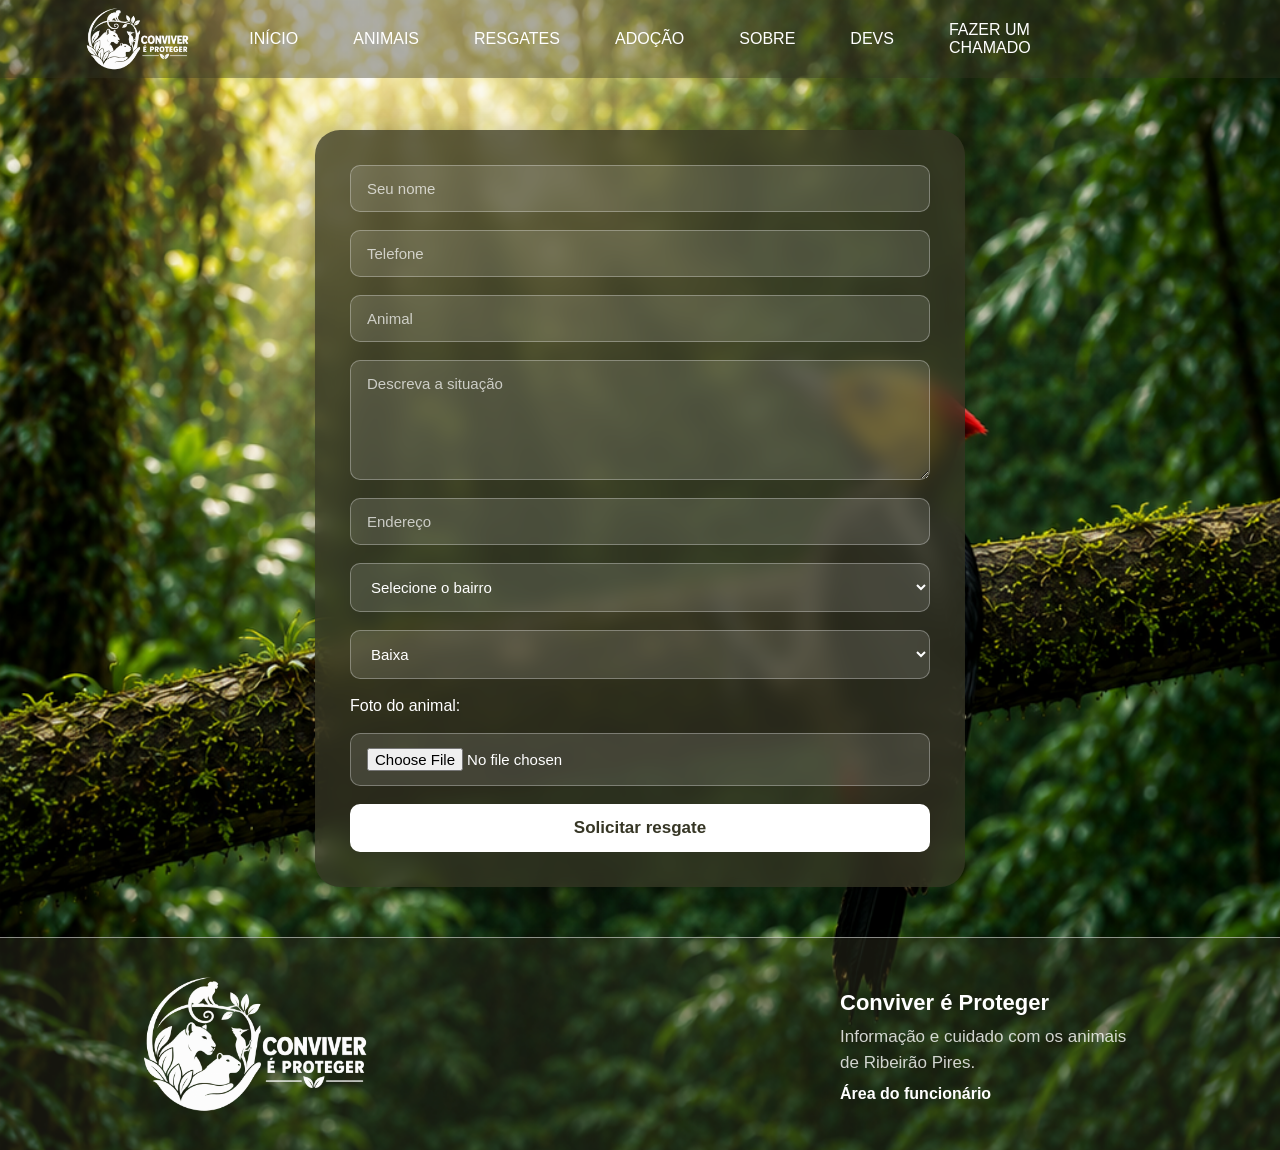
<file: backend/index.html>
<!DOCTYPE html>
<html lang="pt-br">

<head>

    <meta charset="UTF-8">

    <meta name="viewport" content="width=device-width, initial-scale=1.0">

    <title>Solicitar Resgate</title>

    <link rel="stylesheet" href="style.css">

</head>

<body>

    <header class="menu">

        <div class="logo">
            <img src="img/logo.png" alt="Logo">
        </div>

        <nav>

            <a href="../frontend/index.html">INÍCIO</a>
            <a href="../frontend/Feira-Tecnologica-2026-animais/animais/animais.html">ANIMAIS</a>
            <a href="../frontend/Feira-Tecnologica-2026-resgates/resgates/resgates.html">RESGATES</a>
            <a href="../frontend/Feira-Tecnologica-2026-adocao/adocao/adocao.html">ADOÇÃO</a>
            <a href="../frontend/Feira-Tecnologica-2026-sobre/sobre/sobre.html">SOBRE</a>
            <a href="../frontend/Feira-Tecnologica-2026-devs/devs/devs.html">DEVS</a>
            <a href="index.html">FAZER UM CHAMADO</a>

        </nav>

    </header>


    <main>

        <div id="mensagem"></div>

        <form action="salvar_resgate.php" method="POST" enctype="multipart/form-data">

            <input type="text" name="nome" placeholder="Seu nome" required>

            <input type="text" name="telefone" placeholder="Telefone" required>

            <input type="text" name="animal" placeholder="Animal" required>

            <textarea name="descricao" placeholder="Descreva a situação" required></textarea>

            <input type="text" name="endereco" placeholder="Endereço" required>

            <select name="bairro" required>

                <option value="">
                    Selecione o bairro
                </option>

                <option value="Centro">
                    Centro
                </option>

                <option value="Centro Alto">
                    Centro Alto
                </option>

                <option value="Vila Suíça">
                    Vila Suíça
                </option>

                <option value="Ouro Fino Paulista">
                    Ouro Fino Paulista
                </option>

                <option value="Jardim Valentina">
                    Jardim Valentina
                </option>

                <option value="Jardim Luso">
                    Jardim Luso
                </option>

                <option value="Aliança">
                    Aliança
                </option>

                <option value="Santa Luzia">
                    Santa Luzia
                </option>

                <option value="Pilar Velho">
                    Pilar Velho
                </option>

                <option value="Roncon">
                    Roncon
                </option>

            </select>

            <select name="urgencia">

                <option value="Baixa">
                    Baixa
                </option>

                <option value="Média">
                    Média
                </option>

                <option value="Alta">
                    Alta
                </option>

            </select>

            <label for="foto" style="color: white;">Foto do animal:</label>

            <input type="file" name="foto" id="foto" accept="image/*">

            <button type="submit">
                Solicitar resgate
            </button>

        </form>

    </main>


    <footer class="rodape">

        <div class="rodape-conteudo">

            <div class="rodape-logo">
                <img src="img/logo.png" alt="Logo">
            </div>

            <div class="rodape-info">

                <h3>Conviver é Proteger</h3>

                <p>
                    Informação e cuidado com os animais
                    de Ribeirão Pires.
                </p>

                <a href="login.html">
                    Área do funcionário
                </a>

            </div>

        </div>

    </footer>


    <script src="index.js"></script>

</body>

</html>
</file>
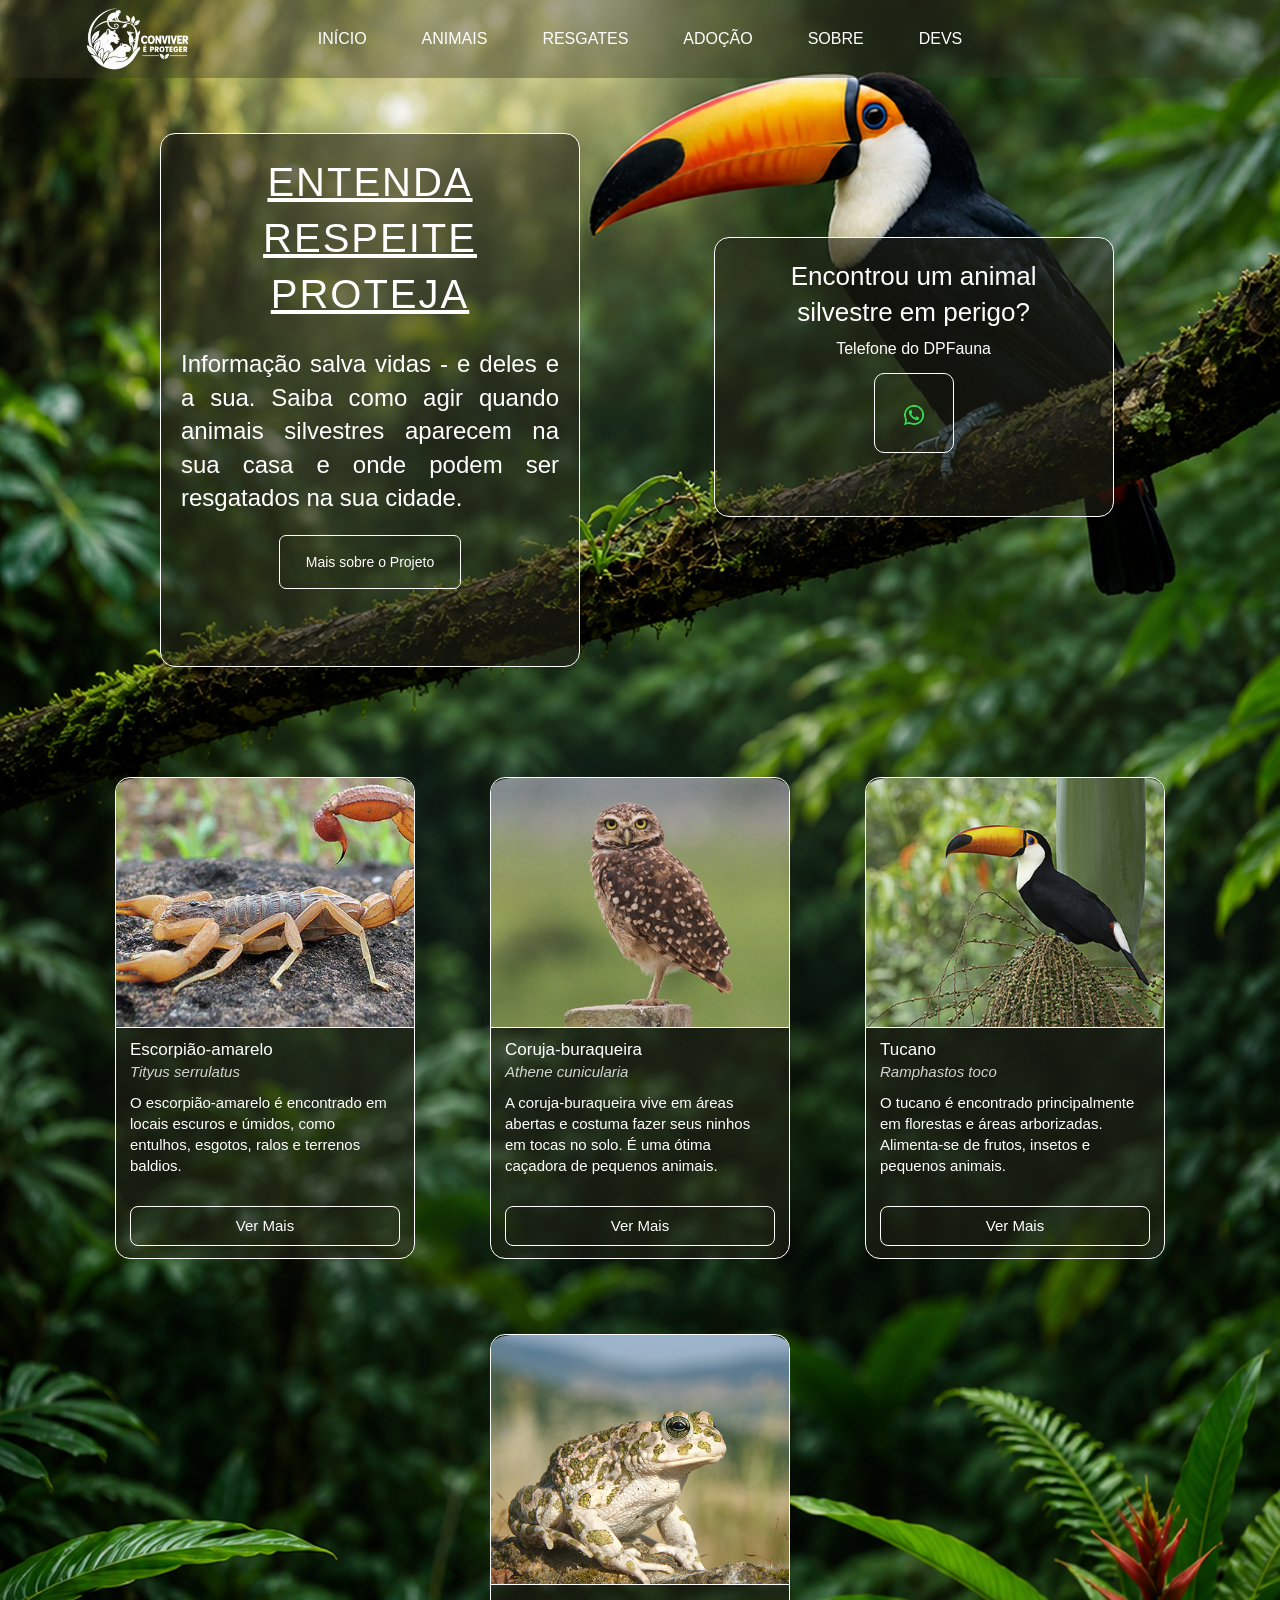
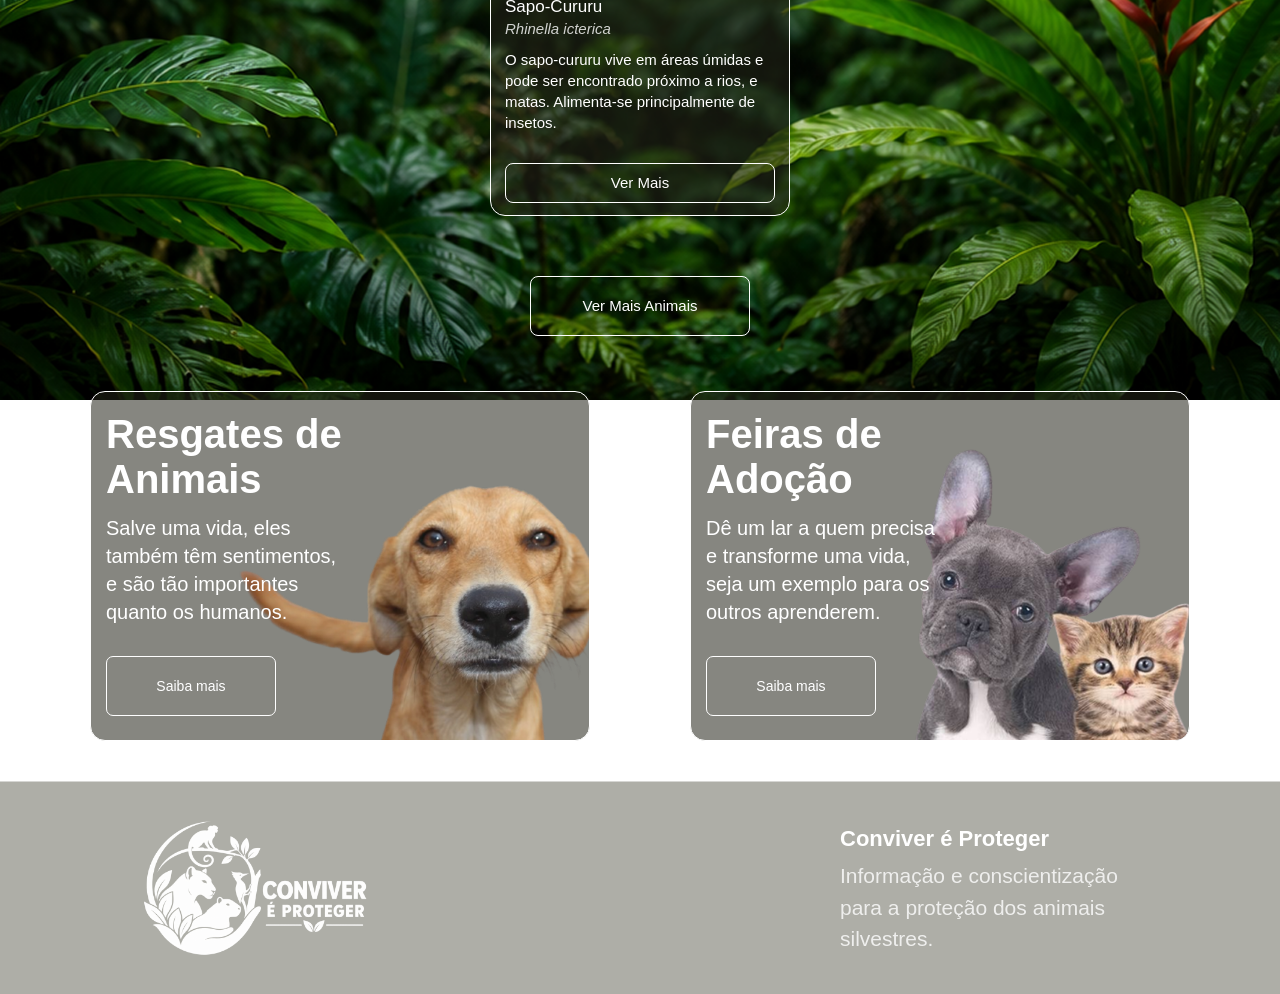
<file: inicio/index.html>
<!DOCTYPE html>
<html lang="pt-br">

<head>
    <meta charset="UTF-8">
    <meta name="viewport" content="width=device-width, initial-scale=1.0">
    <link rel="stylesheet" href="style.css">
    <title>Início</title>
</head>

<body>
    <header class="menu">
        <div class="logo">
            <img src="img/logo.png" alt="Conviver é Proteger">
        </div>

        <nav>
            <a href="#">INÍCIO</a>
            <a href="#">ANIMAIS</a>
            <a href="#">RESGATES</a>
            <a href="#">ADOÇÃO</a>
            <a href="#">SOBRE</a>
            <a href="#">DEVS</a>
        </nav>
    </header>

    <main>

            <div class="card-projeto">
                <h1>ENTENDA<br>RESPEITE<br>PROTEJA</h1>

                <p>
                    Informação salva vidas - e deles e a sua.
                    Saiba como agir quando animais silvestres
                    aparecem na sua casa e onde podem ser
                    resgatados na sua cidade.
                </p>

                <button>Mais sobre o Projeto</button>
            </div>


            <div class="card-whatsapp">

                <p>
                    Encontrou um animal<br>
                    silvestre em perigo?
                </p>

                <span>Telefone do DPFauna</span>

                <button>
                    <img src="img/zap.png" alt="WhatsApp">
                </button>

            </div>


        <section class="animais">

            <div class="card-animal">
                <img src="img/escorpiao.png" alt="Escorpião-amarelo">

                <div class="info-animal">
                    <h3>Escorpião-amarelo</h3>
                    <p class="nome-cientifico">Tityus serrulatus</p>

                    <p>
                        O escorpião-amarelo é encontrado em locais escuros e úmidos,
                        como entulhos, esgotos, ralos e terrenos baldios.
                    </p>

                    <button>Ver Mais</button>
                </div>
            </div>


            <div class="card-animal">
                <img src="img/coruja.png" alt="Coruja-buraqueira">

                <div class="info-animal">
                    <h3>Coruja-buraqueira</h3>
                    <p class="nome-cientifico">Athene cunicularia</p>

                    <p>
                        A coruja-buraqueira vive em áreas abertas e costuma fazer seus ninhos em tocas no solo.
                        É uma ótima caçadora de pequenos animais.
                    </p>

                    <button>Ver Mais</button>
                </div>
            </div>


            <div class="card-animal">
                <img src="img/tucano.png" alt="Tucano">

                <div class="info-animal">
                    <h3>Tucano</h3>
                    <p class="nome-cientifico">Ramphastos toco</p>

                    <p>
                        O tucano é encontrado principalmente em florestas e áreas arborizadas.
                        Alimenta-se de frutos, insetos e pequenos animais.
                    </p>

                    <button>Ver Mais</button>
                </div>
            </div>


            <div class="card-animal">
                <img src="img/sapo.png" alt="Sapo-cururu">

                <div class="info-animal">
                    <h3>Sapo-Cururu</h3>
                    <p class="nome-cientifico">Rhinella icterica</p>

                    <p>
                        O sapo-cururu vive em áreas úmidas e pode ser encontrado próximo a rios, e matas.
                        Alimenta-se principalmente de insetos.
                    </p>

                    <button>Ver Mais</button>
                </div>
            </div>

        </section>

        <button class="btn-ver-animais">Ver Mais Animais</button>

        <section class="informacoes">

            <div class="card-resgates">
                <div class="texto-info">
                    <h2>Resgates de Animais</h2>

                    <p>
                        Salve uma vida, eles também têm sentimentos,
                        e são tão importantes quanto os humanos.
                    </p>

                    <button>Saiba mais</button>
                </div>

                <img src="img/caramelo sem fundo.png" alt="Cachorro">
            </div>


            <div class="card-adocao">
                <div class="texto-info">
                    <h2>Feiras de Adoção</h2>

                    <p>
                        Dê um lar a quem precisa e transforme uma vida,
                        seja um exemplo para os outros aprenderem.

                    </p>

                    <button>Saiba mais</button>
                </div>

                <img src="img/cachorro e gato.png" alt="Cachorro e gato">
            </div>

        </section>

    </main>
    <footer class="rodape">

        <div class="rodape-conteudo">

            <div class="rodape-logo">
                <img src="img/logo.png" alt="Conviver é Proteger">
            </div>

            <div class="rodape-info">
                <h3>Conviver é Proteger</h3>
                <p>
                    Informação e conscientização para a proteção
                    dos animais silvestres.
                </p>
            </div>

        </div>

    </footer>
</body>

</html>
</file>
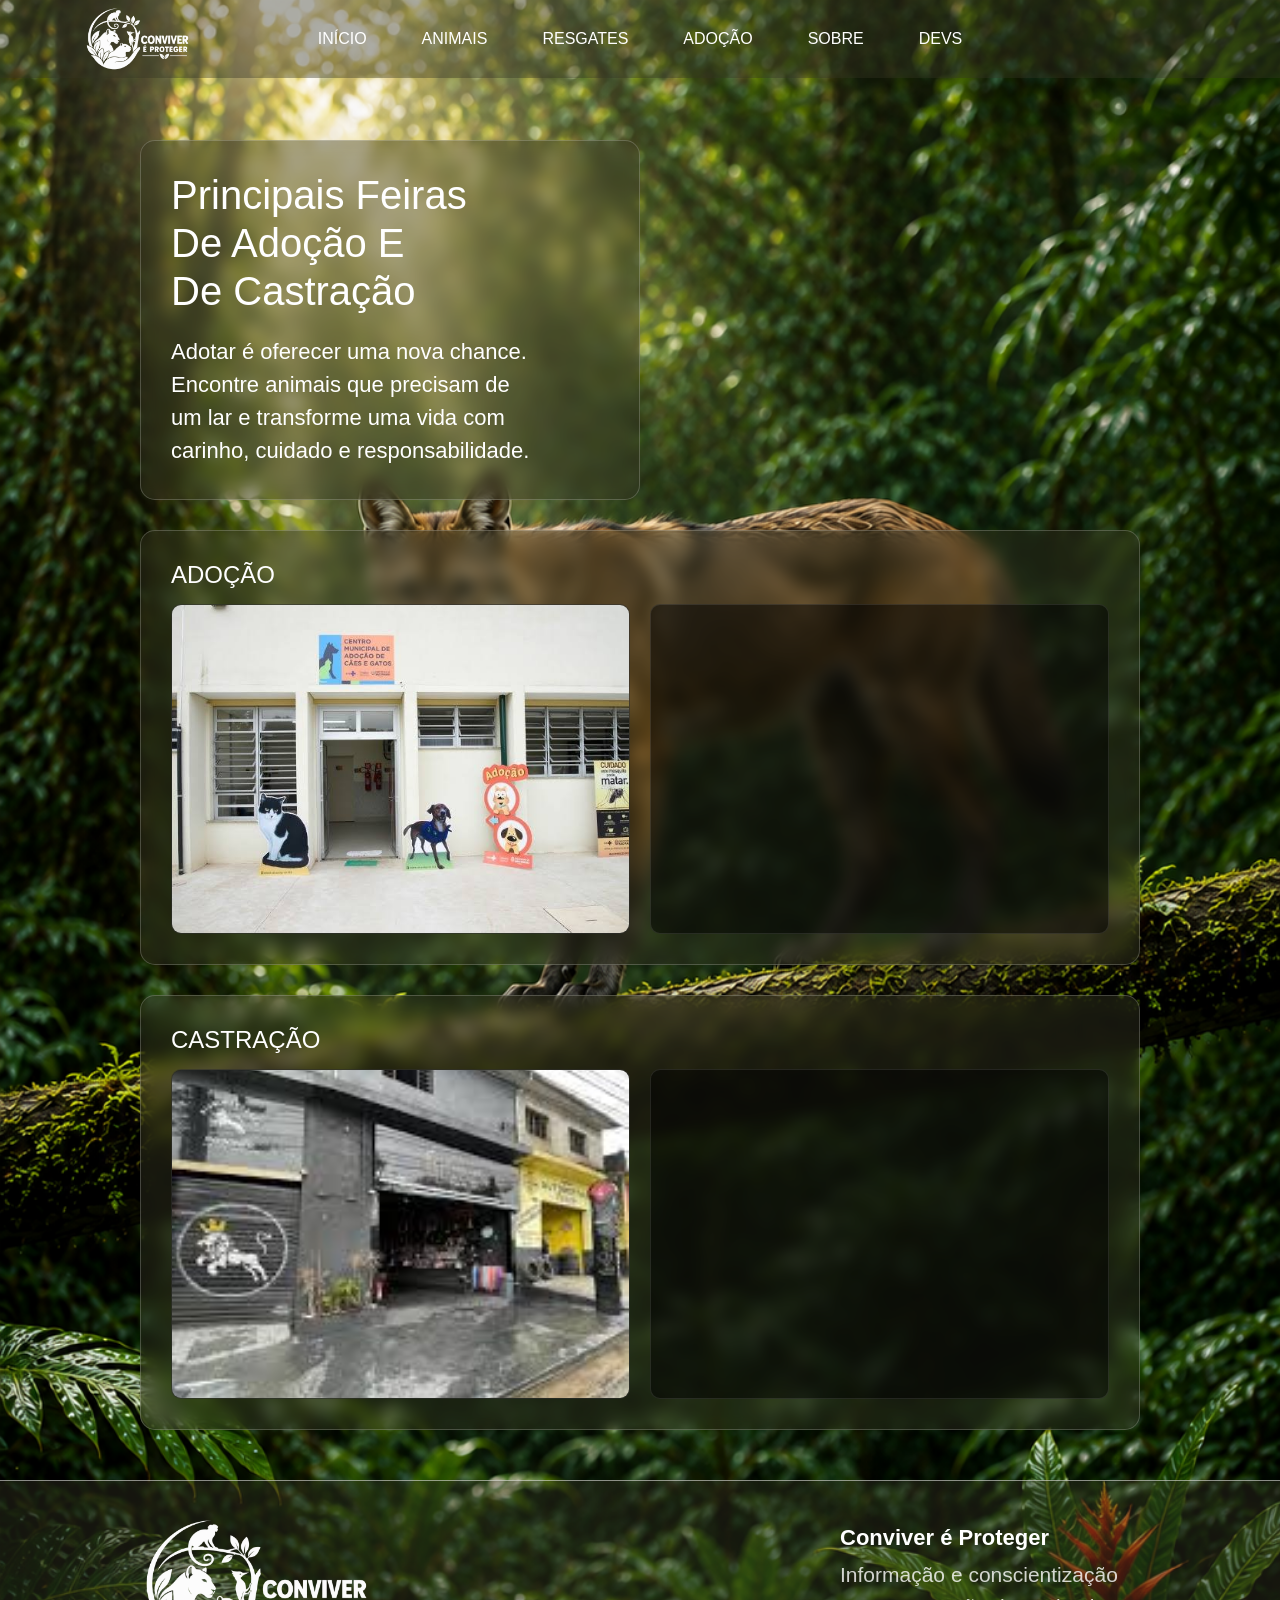
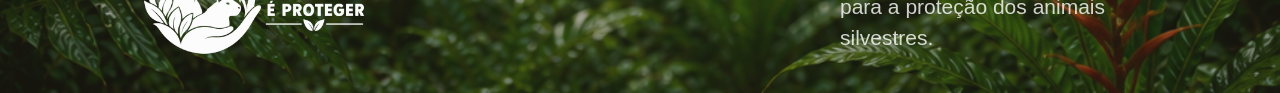
<file: adocao/adocao.html>
<!DOCTYPE html>
<html lang="pt-br">

<head>
    <meta charset="UTF-8">
    <meta name="viewport" content="width=device-width, initial-scale=1.0">
    <link rel="stylesheet" href="style.css">
    <title>Adoção</title>
</head>

<body>
    <header class="menu">
        <div class="logo">
            <img src="img/logo.png" alt="Conviver é Proteger">
        </div>

        <nav>
            <a href="#">INÍCIO</a>
            <a href="#">ANIMAIS</a>
            <a href="#">RESGATES</a>
            <a href="#">ADOÇÃO</a>
            <a href="#">SOBRE</a>
            <a href="#">DEVS</a>
        </nav>
    </header>

    <main>

        <section class="glass-card intro-card">
            <h1>Principais Feiras<br>De Adoção E <br>De Castração<br></h1>
            <p>Adotar é oferecer uma nova chance.<br>
               Encontre animais que precisam de<br>
               um lar e transforme uma vida com<br>
               carinho, cuidado e responsabilidade.</p>
        </section>

        <section class="glass-card info-card">
            <h2>ADOÇÃO</h2>
            <div class="content-row">
                <div class="content-box">
                   
                    <img src="img/adota.jpg">
                </div>
                <div class="content-box">
     
                    <iframe src="https://www.google.com/maps/embed?pb=!1m18!1m12!1m3!1d14612.713168110122!2d-46.4425526323801!3d-23.70532630583473!2m3!1f0!2f0!3f0!3m2!1i1024!2i768!4f13.1!3m3!1m2!1s0x94ce6c580119ff4b%3A0x91f2ad0255cc203!2sCentro%20De%20Controle%20De%20Zoonoses!5e0!3m2!1spt-BR!2sbr!4v1788986311327!5m2!1spt-BR!2sbr" width="600" height="450" style="border:0;" allowfullscreen="" loading="lazy" referrerpolicy="strict-origin-when-cross-origin"></iframe>
                </div>
            </div>
        </section>

        <section class="glass-card info-card">
            <h2>CASTRAÇÃO</h2>
            <div class="content-row">
                <div class="content-box">
                    <img src="img/castracao.jpg">
                </div>
                <div class="content-box">
    
                    <iframe src="https://www.google.com/maps/embed?pb=!1m18!1m12!1m3!1d1291.6638930074516!2d-46.44743831535588!3d-23.698220687428332!2m3!1f0!2f0!3f0!3m2!1i1024!2i768!4f13.1!3m3!1m2!1s0x94ce6b8c5d10b077%3A0x209ff2d4e00e3fd5!2sDra.%20Tatiana%20Ravetta%20Neaime%20-%20Veterin%C3%A1ria!5e0!3m2!1spt-BR!2sbr!4v1788984497520!5m2!1spt-BR!2sbr" width="600" height="450" style="border:0;" allowfullscreen="" loading="lazy" referrerpolicy="strict-origin-when-cross-origin"></iframe>
                </div>
            </div>
        </section>
    </main>

    <footer class="rodape">

        <div class="rodape-conteudo">

            <div class="rodape-logo">
                <img src="img/logo.png" alt="Conviver é Proteger">
            </div>

            <div class="rodape-info">
                <h3>Conviver é Proteger</h3>
                <p>
                    Informação e conscientização para a proteção
                    dos animais silvestres.
                </p>
            </div>

        </div>

    </footer>

</body>

</html>
</file>
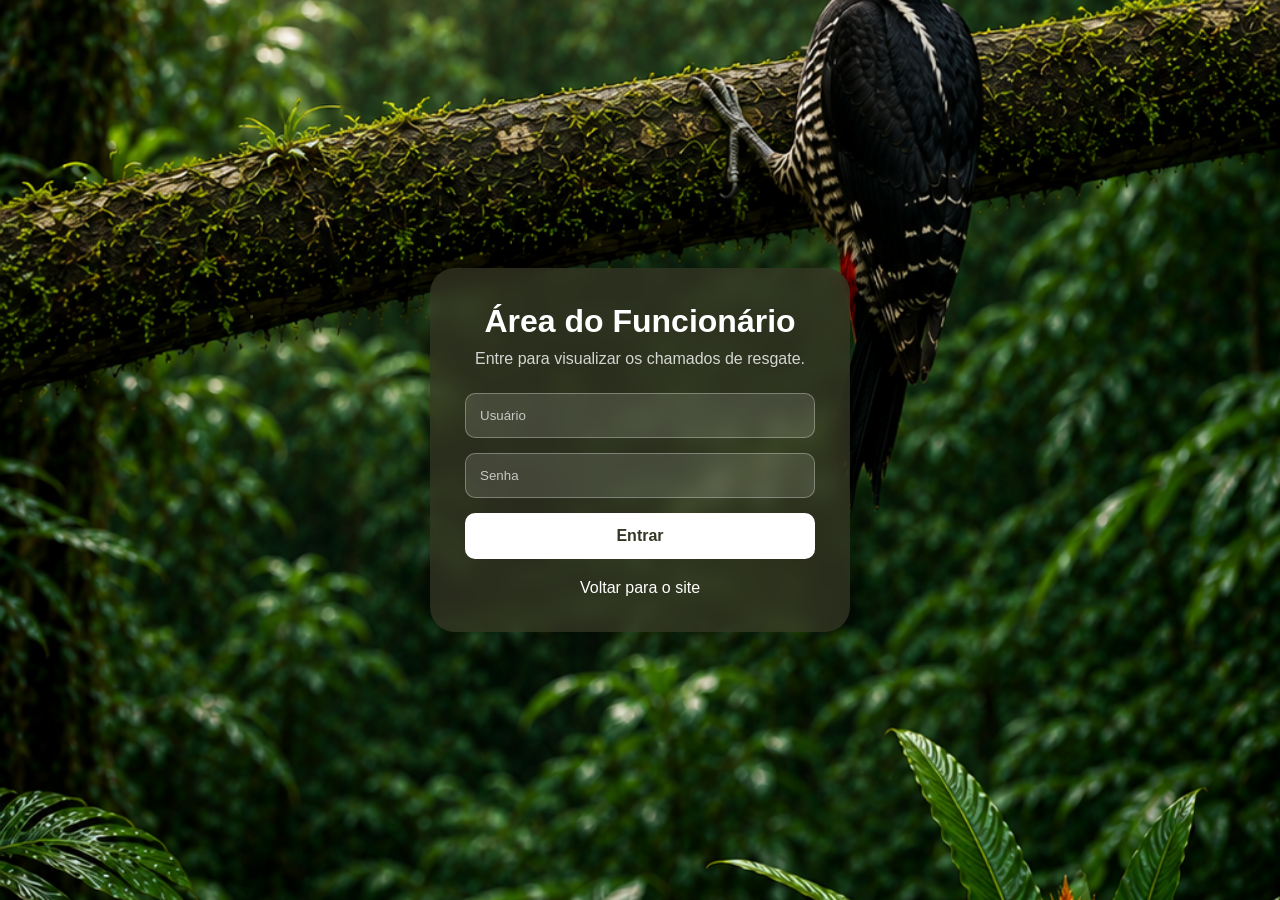
<file: backend/login.html>
<!DOCTYPE html>
<html lang="pt-br">

<head>

    <meta charset="UTF-8">

    <meta name="viewport" content="width=device-width, initial-scale=1.0">

    <title>Login do Funcionário</title>

    <link rel="stylesheet" href="login.css">

</head>

<body>

    <main class="login-container">

        <div class="login-card">

            <h1>Área do Funcionário</h1>

            <p>
                Entre para visualizar os chamados de resgate.
            </p>


            <div id="erro"></div>


            <form action="login.php" method="POST">

                <input
                    type="text"
                    name="usuario"
                    placeholder="Usuário"
                    required
                >

                <input
                    type="password"
                    name="senha"
                    placeholder="Senha"
                    required
                >

                <button type="submit">
                    Entrar
                </button>

            </form>


            <a href="index.html">
                Voltar para o site
            </a>

        </div>

    </main>


    <script src="login.js"></script>

</body>

</html>
</file>
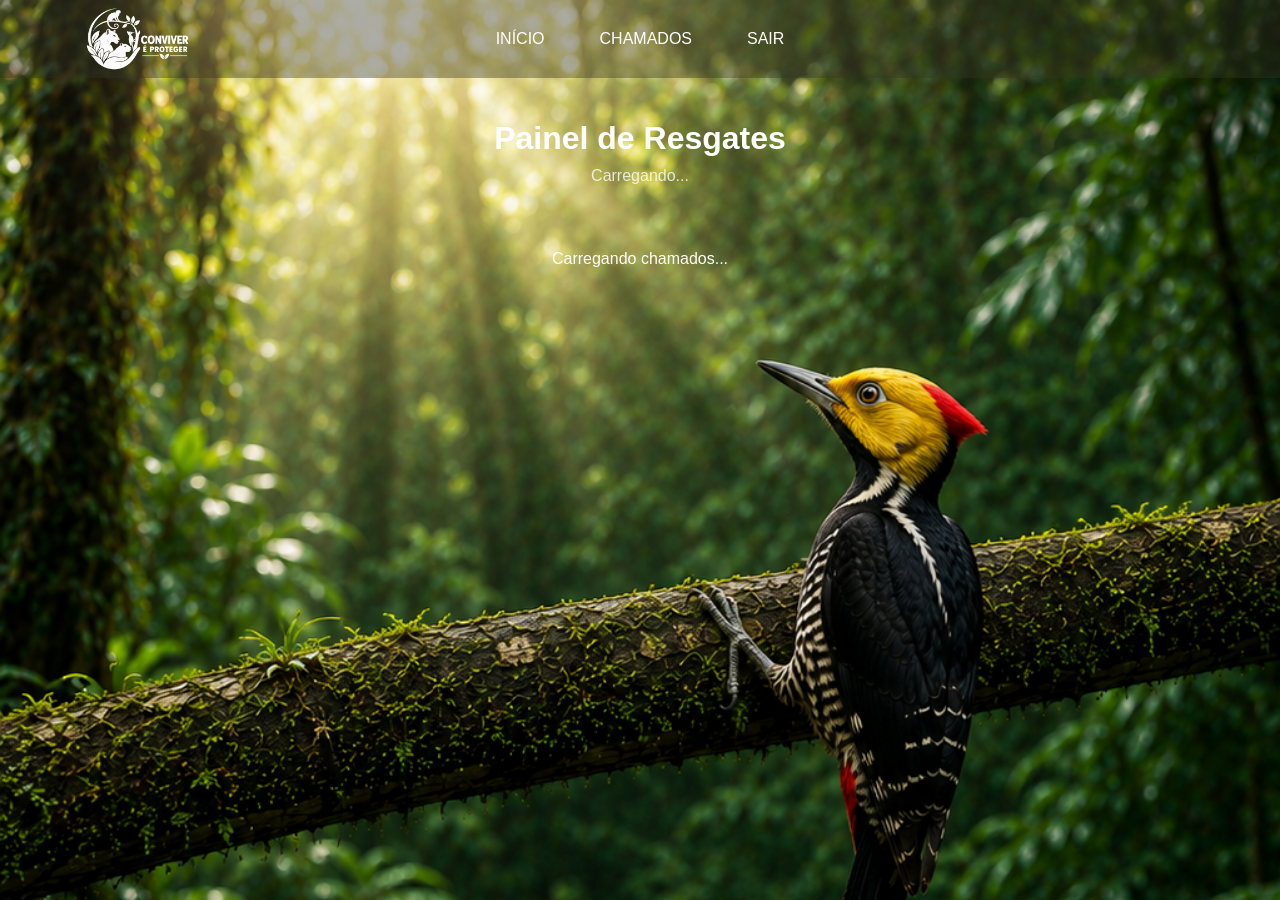
<file: backend/painel.html>
<!DOCTYPE html>
<html lang="pt-br">

<head>

    <meta charset="UTF-8">

    <meta name="viewport" content="width=device-width, initial-scale=1.0">

    <title>Painel de Resgates</title>

    <link rel="stylesheet" href="painel.css">

</head>

<body>

    <header class="menu">

        <div class="logo">
            <img src="img/logo.png" alt="Logo">
        </div>

        <nav>

            <a href="../frontend/index.html">
                INÍCIO
            </a>

            <a href="index.html">
                CHAMADOS
            </a>

            <a href="logout.php">
                SAIR
            </a>

        </nav>

    </header>


    <main>

        <div class="titulo">

            <h1>
                Painel de Resgates
            </h1>

            <p id="funcionario">
                Carregando...
            </p>

        </div>


        <div id="listaChamados">

            <p class="carregando">
                Carregando chamados...
            </p>

        </div>

    </main>


    <script src="painel.js"></script>

</body>

</html>
</file>
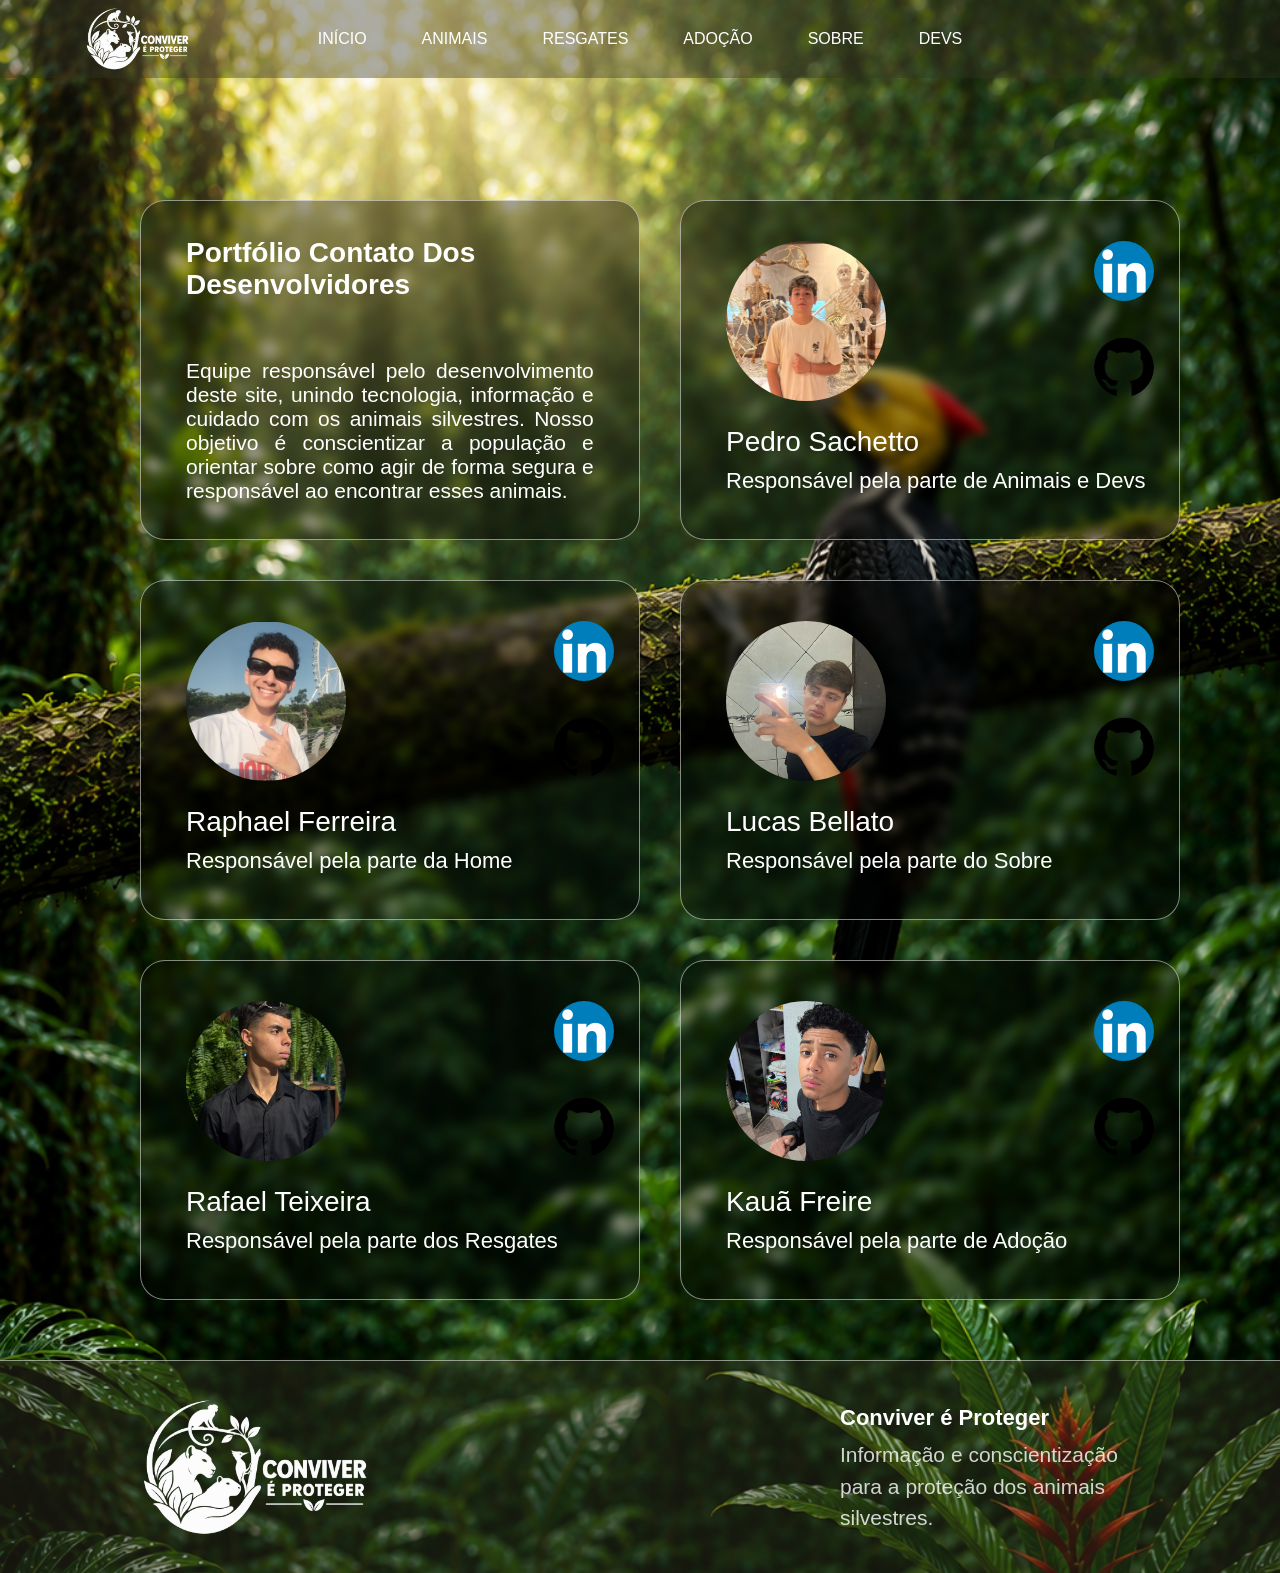
<file: devs/devs.html>
<!DOCTYPE html>
<html lang="pt-br">

<head>
    <meta charset="UTF-8">
    <meta name="viewport" content="width=device-width, initial-scale=1.0">
    <link rel="stylesheet" href="style.css">
    <title>Devs</title>
</head>

<body>
    <header class="menu">
        <div class="logo">
            <img src="img/logo.png" alt="Conviver é Proteger">
        </div>

        <nav>
            <a href="#">INÍCIO</a>
            <a href="#">ANIMAIS</a>
            <a href="#">RESGATES</a>
            <a href="#">ADOÇÃO</a>
            <a href="#">SOBRE</a>
            <a href="#">DEVS</a>
        </nav>
    </header>

    <div class="container">

        <div class="card1">
            <h2 class="titulo">Portfólio Contato Dos Desenvolvidores</h2>
            <p class="descrisao">Equipe responsável pelo desenvolvimento deste site, unindo tecnologia, informação e cuidado com os animais silvestres. Nosso objetivo é conscientizar a população e orientar sobre como agir de forma segura e responsável ao encontrar esses animais. </p>
        </div>

        <div class="card">
            <img class="foto" src="img/sachetto.jpeg">
            <h2>Pedro Sachetto</h2>
            <p>Responsável pela parte de Animais e Devs</p>

            <div class="links">

                <a href="https://www.linkedin.com/in/pedro-sachetto/">
                    <img src="img/link.png" alt="LinkedIn">
                </a>

                <a href="https://github.com/PedroSachetto">
                    <img src="img/git.png" alt="GitHub">
                </a>

            </div>
        </div>

        <div class="card">
            <img class="foto" src="img/ph.jpeg">
            <h2>Raphael Ferreira</h2>
            <p>Responsável pela parte da Home</p>

            <div class="links">

                <a href="">
                    <img src="img/link.png" alt="LinkedIn">
                </a>

                <a href="https://github.com/Rapha2601">
                    <img src="img/git.png" alt="GitHub">
                </a>

            </div>
        </div>

        <div class="card">
            <img class="foto" src="img/bellato.jpeg">
            <h2>Lucas Bellato</h2>
            <p>Responsável pela parte do Sobre</p>

            <div class="links">

                <a href="">
                    <img src="img/link.png" alt="LinkedIn">
                </a>

                <a href="https://github.com/lucasfreitas14">
                    <img src="img/git.png" alt="GitHub">
                </a>

            </div>
        </div>

        <div class="card">
            <img class="foto" src="img/junior.jpeg">
            <h2>Rafael Teixeira</h2>
            <p>Responsável pela parte dos Resgates</p>

            <div class="links">

                <a href="">
                    <img src="img/link.png" alt="LinkedIn">
                </a>

                <a href="https://github.com/rafaelteixeirajr">
                    <img src="img/git.png" alt="GitHub">
                </a>

            </div>
        </div>

        <div class="card">
            <img class="foto" src="img/freire.jpeg">
            <h2>Kauã Freire</h2>
            <p>Responsável pela parte de Adoção</p>

            <div class="links">

                <a href="">
                    <img src="img/link.png" alt="LinkedIn">
                </a>

                <a href="https://github.com/eufreire">
                    <img src="img/git.png" alt="GitHub">
                </a>

            </div>
        </div>

    </div>

    <footer class="rodape">

        <div class="rodape-conteudo">

            <div class="rodape-logo">
                <img src="img/logo.png" alt="Conviver é Proteger">
            </div>

            <div class="rodape-info">
                <h3>Conviver é Proteger</h3>
                <p>
                    Informação e conscientização para a proteção
                    dos animais silvestres.
                </p>
            </div>

        </div>

    </footer>

</body>

</html>
</file>
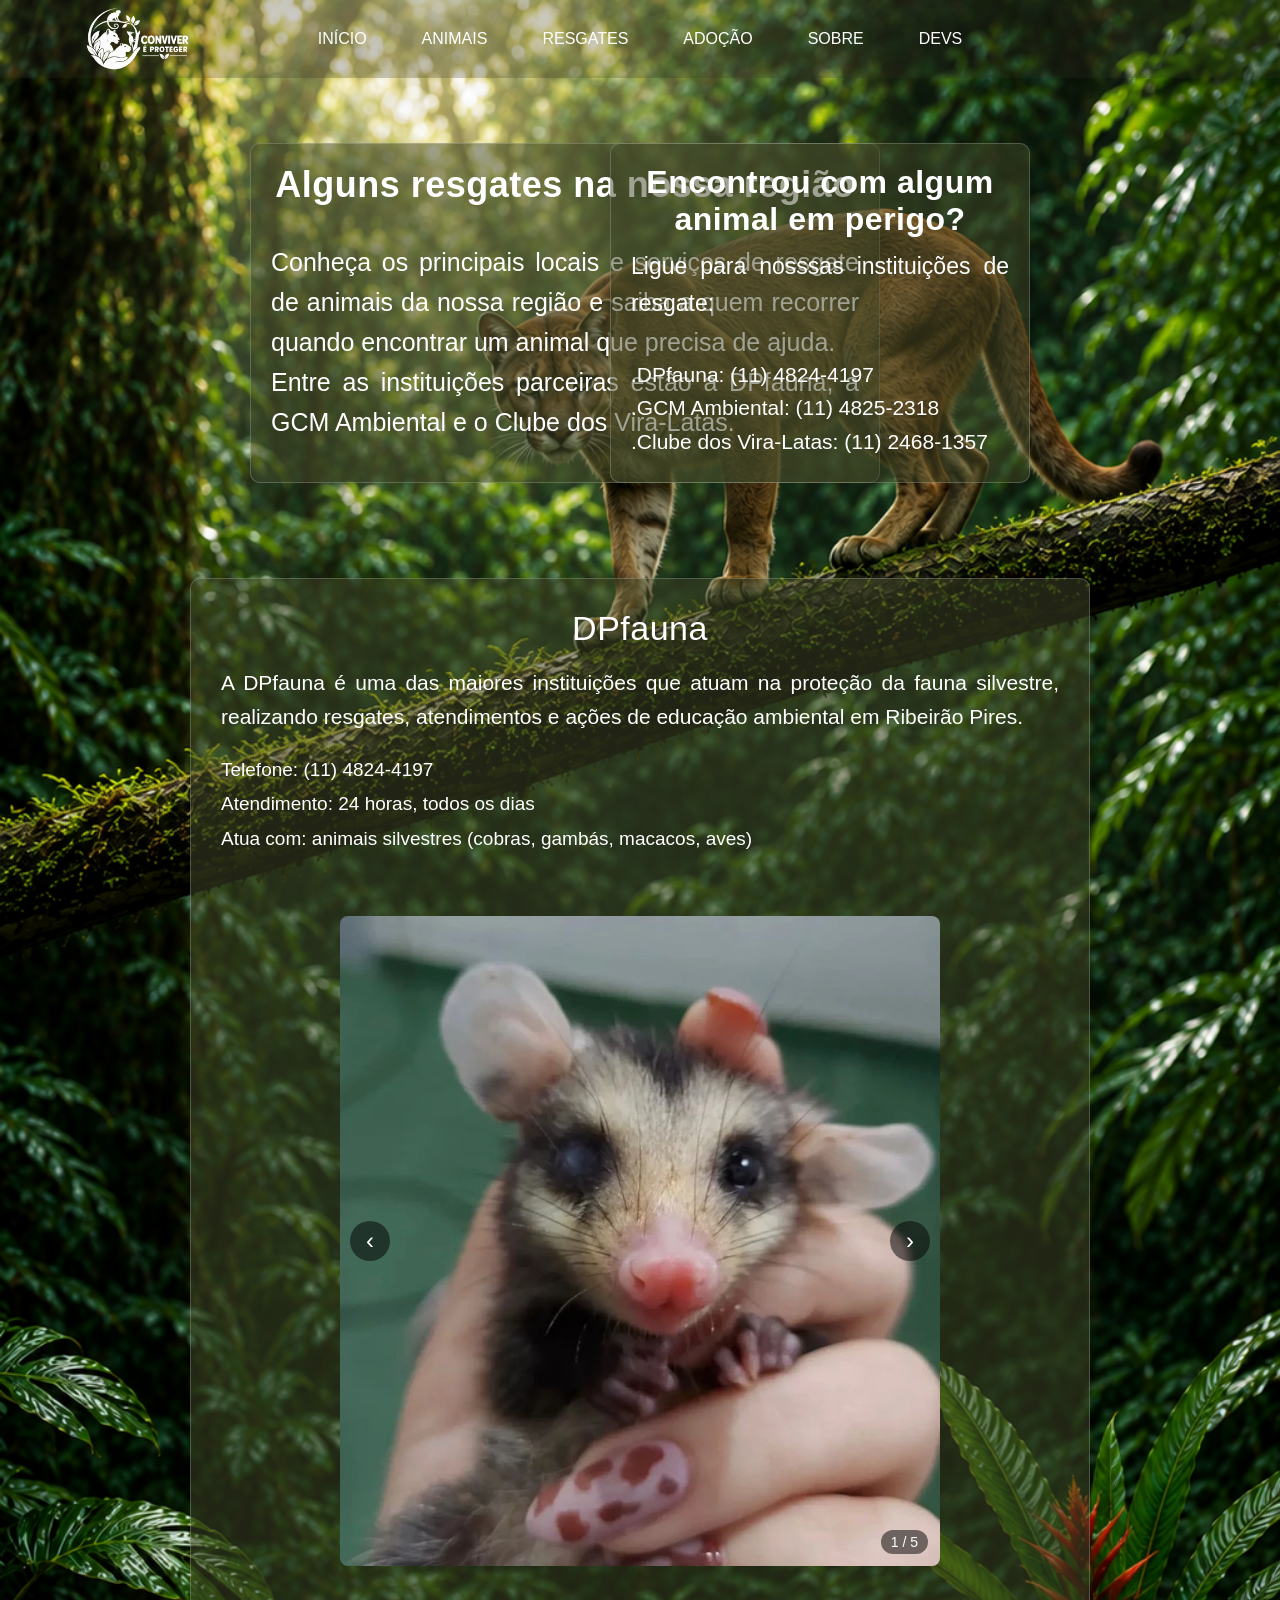
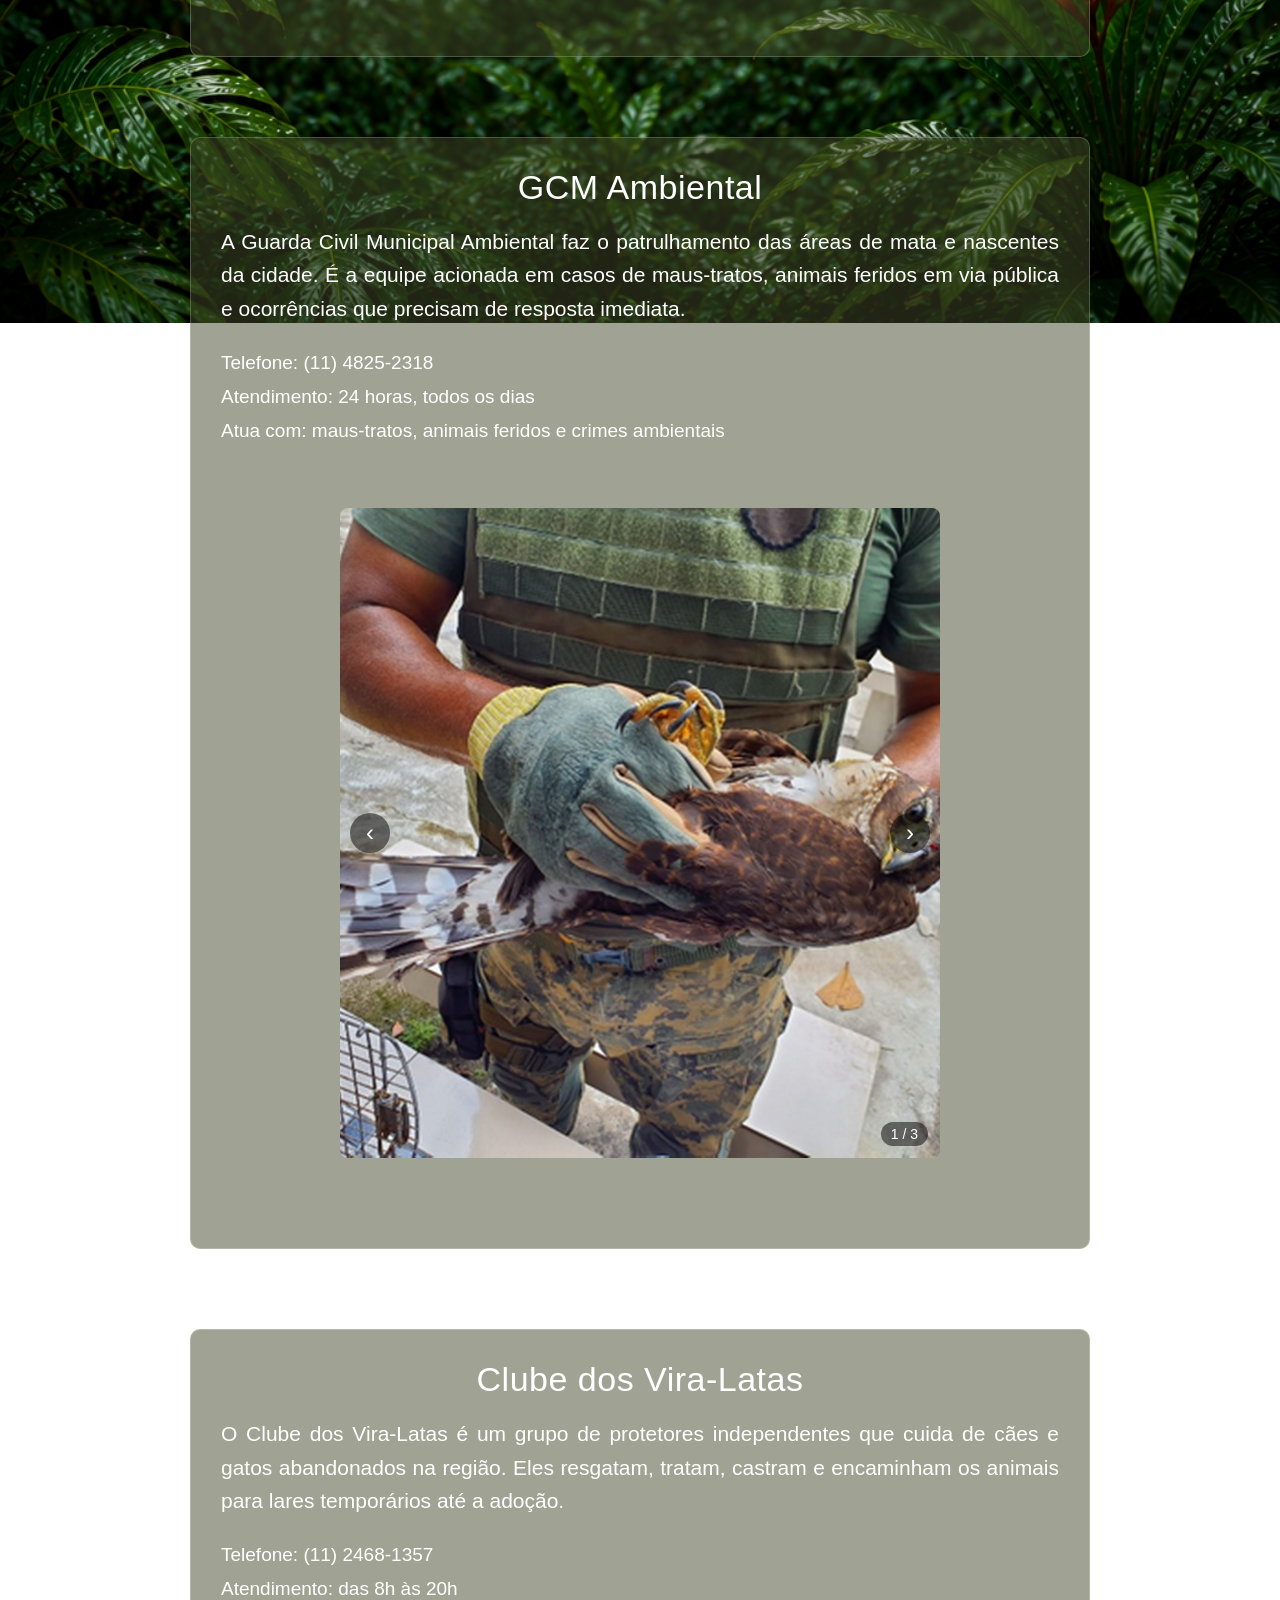
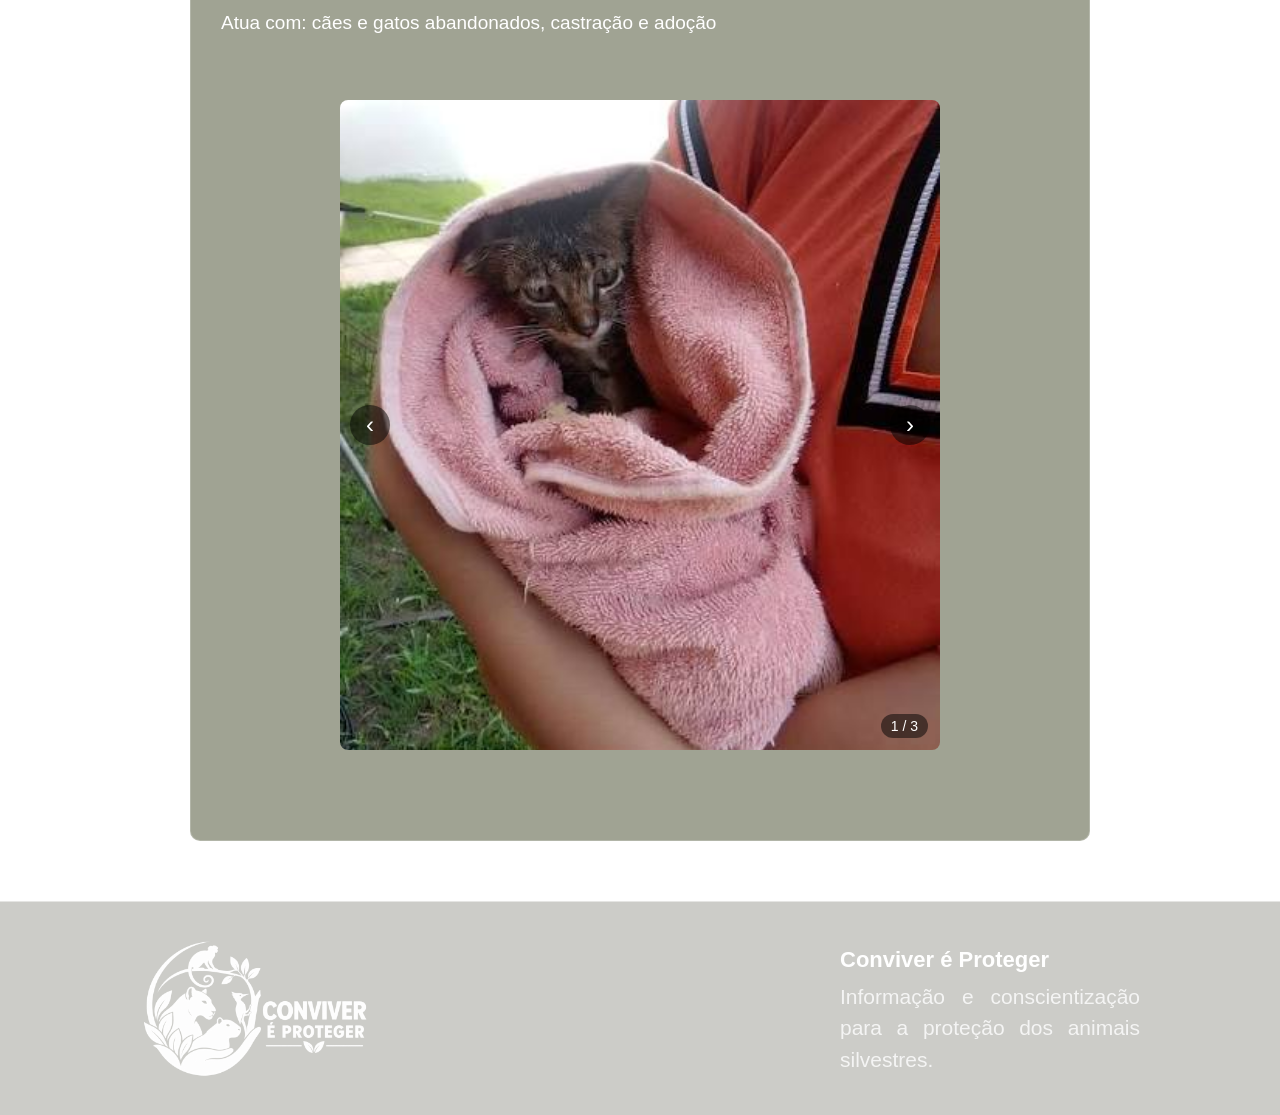
<file: resgates/resgates.html>
<!DOCTYPE html>
<html lang="pt-br">

<head>

    <meta charset="UTF-8">
    <meta name="viewport" content="width=device-width, initial-scale=1.0">
    <link rel="stylesheet" href="style.css">
    <title>Resgates</title>
</head>

<body>
    <header class="menu">
        <div class="logo">
            <img src="img/logo.png" alt="Conviver é Proteger">
        </div>

        <nav>
            <a href="../../index.html">INÍCIO</a>
            <a href="../../Feira-Tecnologica-2026-animais/animais/animais.html">ANIMAIS</a>
            <a href="../../resgates.html">RESGATES</a>
            <a href="../../Feira-Tecnologica-2026-adocao/adocao/adocao.html">ADOÇÃO</a>
            <a href="../../Feira-Tecnologica-2026-sobre/sobre/sobre.html">SOBRE</a>
            <a href="../../Feira-Tecnologica-2026-devs/devs/devs.html">DEVS</a>
        </nav>
    </header>

    <div class="hero">

        <div class="alguns-resgates">
            <h1 style="font-size: 36px;"><b>Alguns resgates na nossa região</b></h1>
            <br> <br>
            <p style="font-size: 25px;">Conheça os principais locais e serviços de resgate de animais da nossa região e saiba a quem recorrer quando encontrar um animal que precisa de ajuda.</p>
            <p style="font-size: 25px;">Entre as instituições parceiras estão a DPfauna, a GCM Ambiental e o Clube dos Vira-Latas.</p>
            
        </div>

        <div class ="telefone">
            <h1 style="margin-bottom: 10px;"><b>Encontrou com algum animal em perigo?</b></h1>
            <p style="font-size: 23px;">Ligue para nosssas instituições de resgate:</p> <br> <br> 
            <p style="font-size: 21px;">.DPfauna: (11) 4824-4197</p>
            <p style="font-size: 21px;">.GCM Ambiental: (11) 4825-2318</p>
            <p style="font-size: 21px;">.Clube dos Vira-Latas: (11) 2468-1357</p>

        </div>

    </div>

    
    

    <div class="instituicao">
        <h1>DPfauna</h1>
        <p>A DPfauna é uma das maiores instituições que atuam na proteção da fauna silvestre, realizando resgates, atendimentos e ações de educação ambiental em Ribeirão Pires.</p>

        <ul class="instituicao-dados">
            <li><strong>Telefone:</strong> (11) 4824-4197</li>
            <li><strong>Atendimento:</strong> 24 horas, todos os dias</li>
            <li><strong>Atua com:</strong> animais silvestres (cobras, gambás, macacos, aves)</li>
        </ul>

        <div class="carrossel" data-galeria="dpfauna">
            <img class="foto-atual" src="img/sarue.webp" alt="Resgate realizado pela DPfauna">
            <button type="button" class="carrossel-btn carrossel-anterior" aria-label="Foto anterior">&#8249;</button>
            <button type="button" class="carrossel-btn carrossel-proximo" aria-label="Próxima foto">&#8250;</button>
            <span class="carrossel-contador"></span>
        </div>
    </div>

    <div class="instituicao">
        <h1>GCM Ambiental</h1>
        <p>A Guarda Civil Municipal Ambiental faz o patrulhamento das áreas de mata e nascentes da cidade. É a equipe acionada em casos de maus-tratos, animais feridos em via pública e ocorrências que precisam de resposta imediata.</p>

        <ul class="instituicao-dados">
            <li><strong>Telefone:</strong> (11) 4825-2318</li>
            <li><strong>Atendimento:</strong> 24 horas, todos os dias</li>
            <li><strong>Atua com:</strong> maus-tratos, animais feridos e crimes ambientais</li>
        </ul>

        <div class="carrossel" data-galeria="gcm">
            <!-- troque os arquivos desta galeria no script no fim da página -->
            <img class="foto-atual" src="img/macaco.webp" alt="Atendimento da GCM Ambiental">
            <button type="button" class="carrossel-btn carrossel-anterior" aria-label="Foto anterior">&#8249;</button>
            <button type="button" class="carrossel-btn carrossel-proximo" aria-label="Próxima foto">&#8250;</button>
            <span class="carrossel-contador"></span>
        </div>
    </div>

    <div class="instituicao-ultima">
        <h1>Clube dos Vira-Latas</h1>
        <p>O Clube dos Vira-Latas é um grupo de protetores independentes que cuida de cães e gatos abandonados na região. Eles resgatam, tratam, castram e encaminham os animais para lares temporários até a adoção.</p>

        <ul class="instituicao-dados">
            <li><strong>Telefone:</strong> (11) 2468-1357</li>
            <li><strong>Atendimento:</strong> das 8h às 20h</li>
            <li><strong>Atua com:</strong> cães e gatos abandonados, castração e adoção</li>
        </ul>

        <div class="carrossel" data-galeria="viralatas">
            <!-- troque os arquivos desta galeria no script no fim da página -->
            <img class="foto-atual" src="img/cobra.webp" alt="Resgate do Clube dos Vira-Latas">
            <button type="button" class="carrossel-btn carrossel-anterior" aria-label="Foto anterior">&#8249;</button>
            <button type="button" class="carrossel-btn carrossel-proximo" aria-label="Próxima foto">&#8250;</button>
            <span class="carrossel-contador"></span>
        </div>
    </div>
        
    <footer class="rodape">

        <div class="rodape-conteudo">

            <div class="rodape-logo">
                <img src="img/logo.png" alt="Conviver é Proteger">
            </div>

            <div class="rodape-info">
                <h3>Conviver é Proteger</h3>
                <p>
                    Informação e conscientização para a proteção
                    dos animais silvestres.
                </p>
            </div>

        </div>

    </footer>

        <script>
            // Cada instituição tem sua própria lista de fotos.
            // Para trocar as imagens, é só mudar os nomes dos arquivos aqui.
            const galerias = {
                dpfauna: [
                    "img/sarue.webp",
                    "img/cobra.webp",
                    "img/cobra menor.webp",
                    "img/macaco.webp",
                    "img/cobra2.webp"
                ],
                gcm: [
                    "img/falcão.jpeg",
                    "img/prea.jpeg",
                    "img/caranguejo.jpeg",
                ],
                viralatas: [
                    "img/gatinho.jpeg",
                    "img/cachorro.jpeg",
                    "img/cachorros.jpg"
                ]
            };

            document.querySelectorAll(".carrossel").forEach(function (carrossel) {
                const fotos = galerias[carrossel.dataset.galeria] || [];
                if (fotos.length === 0) return;

                const imagem = carrossel.querySelector(".foto-atual");
                const contador = carrossel.querySelector(".carrossel-contador");
                let indice = 0;

                function mostrar() {
                    imagem.src = fotos[indice];
                    contador.textContent = (indice + 1) + " / " + fotos.length;
                }

                function mudarFoto(direcao) {
                    indice = (indice + direcao + fotos.length) % fotos.length;
                    mostrar();
                }

                carrossel.querySelector(".carrossel-anterior")
                    .addEventListener("click", function () { mudarFoto(-1); });
                carrossel.querySelector(".carrossel-proximo")
                    .addEventListener("click", function () { mudarFoto(1); });

                mostrar();
            });
        </script>

</body>

</html>
</file>
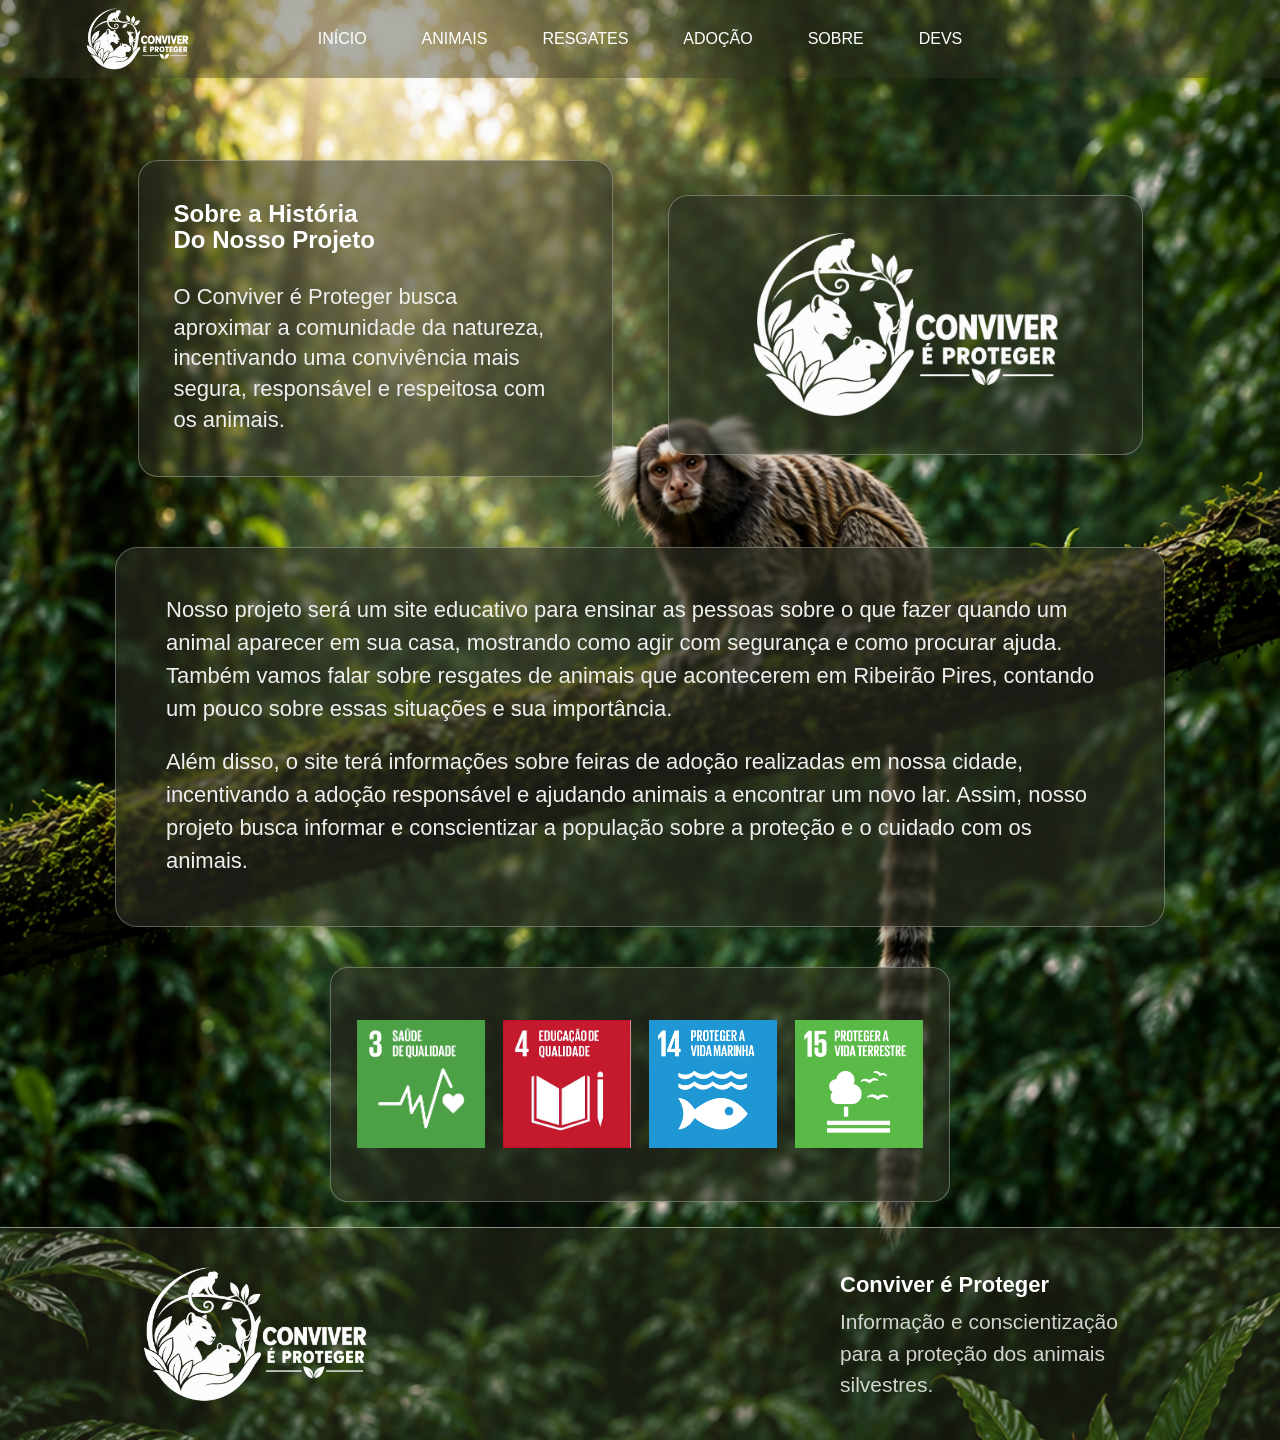
<file: sobre/sobre.html>
<!DOCTYPE html>
<html lang="pt-br">

<head>
    <meta charset="UTF-8">
    <meta name="viewport" content="width=device-width, initial-scale=1.0">

    <link rel="stylesheet" href="style.css">

    <title>Sobre</title>
</head>

<body>

    <header class="menu">

        <div class="logo">
            <img src="img/logo.png" alt="Conviver é Proteger">
        </div>

        <nav>
            <a href="#">INÍCIO</a>
            <a href="#">ANIMAIS</a>
            <a href="#">RESGATES</a>
            <a href="#">ADOÇÃO</a>
            <a href="#">SOBRE</a>
            <a href="#">DEVS</a>
        </nav>

    </header>

    <main>

        <section class="introducao">

            <div class="card historia">

                <h1><b>
                    Sobre a História<br>
                    Do Nosso Projeto
                </b></h1>

                <p>
                    O Conviver é Proteger busca aproximar a comunidade da
                    natureza, incentivando uma convivência mais segura,
                    responsável e respeitosa com os animais.
                </p>

            </div>


            <div class="card logo-projeto">

                <img src="img/logo.png" alt="Logo Conviver é Proteger">

            </div>

        </section>

        <section class="texto-projeto">

            <p>
                Nosso projeto será um site educativo para ensinar as pessoas
                sobre o que fazer quando um animal aparecer em sua casa,
                mostrando como agir com segurança e como procurar ajuda.
                Também vamos falar sobre resgates de animais que acontecerem
                em Ribeirão Pires, contando um pouco sobre essas situações e
                sua importância.
            </p>

            <p>
                Além disso, o site terá informações sobre feiras de adoção
                realizadas em nossa cidade, incentivando a adoção responsável
                e ajudando animais a encontrar um novo lar. Assim, nosso
                projeto busca informar e conscientizar a população sobre a
                proteção e o cuidado com os animais.
            </p>

        </section>

        <section class="ods">

            <img src="img/ods3.png" alt="ODS 3">
            <img src="img/ods4.png" alt="ODS 4">
            <img src="img/ods14.png" alt="ODS 14">
            <img src="img/ods15.png" alt="ODS 15">

        </section>

    </main>

    <footer class="rodape">

        <div class="rodape-conteudo">

            <div class="rodape-logo">
                <img src="img/logo.png" alt="Conviver é Proteger">
            </div>

            <div class="rodape-info">
                <h3>Conviver é Proteger</h3>
                <p>
                    Informação e conscientização para a proteção
                    dos animais silvestres.
                </p>
            </div>

        </div>

    </footer>

</body>

</html>
</file>
<file: backend/style.css>
* {
    margin: 0;
    padding: 0;
    box-sizing: border-box;
}

html,
body {
    min-height: 100%;
}

body {
    background-image: url('img/sachetto.png');
    background-size: cover;
    background-position: center top;
    background-repeat: no-repeat;
    background-attachment: fixed;

    font-family: Arial, sans-serif;
}

.menu {
    position: fixed;
    top: 0;
    left: 0;

    width: 100%;
    height: 78px;

    display: flex;
    align-items: center;

    background-color: rgba(54, 54, 37, 0.4);

    z-index: 10;
}

.logo {
    margin-left: 85px;
}

.logo img {
    width: 105px;
    height: auto;
    display: block;
}

.menu nav {
    position: absolute;
    left: 50%;

    transform: translateX(-50%);

    display: flex;
    align-items: center;

    gap: 55px;
}

.menu nav a {
    color: white;
    text-decoration: none;

    font-size: 16px;

    font-family: "Arial Narrow", Arial, sans-serif;

    transition: 0.3s;
}

.menu nav a:hover {
    opacity: 0.7;
}

form {
    width: 650px;
    max-width: 90%;

    margin: 130px auto 50px;

    padding: 35px;

    display: flex;
    flex-direction: column;

    gap: 18px;

    background: rgba(54, 54, 37, 0.75);

    backdrop-filter: blur(10px);
    -webkit-backdrop-filter: blur(10px);

    border-radius: 25px;

    box-shadow: 0 10px 30px rgba(0, 0, 0, 0.3);
}

form input,
form textarea,
form select {
    width: 100%;

    padding: 14px 16px;

    border: 1px solid rgba(255, 255, 255, 0.3);

    border-radius: 10px;

    background: rgba(255, 255, 255, 0.12);

    color: white;

    font-family: Arial, sans-serif;

    font-size: 15px;

    outline: none;
}

form input::placeholder,
form textarea::placeholder {
    color: rgba(255, 255, 255, 0.7);
}

form input:focus,
form textarea:focus,
form select:focus {
    border-color: white;

    background: rgba(255, 255, 255, 0.18);
}

form textarea {
    min-height: 120px;

    resize: vertical;
}

form select {
    cursor: pointer;
}

form select option {
    color: black;
    background: white;
}

form button {
    width: 100%;

    padding: 14px;

    border: none;

    border-radius: 10px;

    background: white;

    color: #363625;

    font-size: 17px;

    font-weight: bold;

    cursor: pointer;

    transition: 0.3s;
}

form button:hover {
    transform: translateY(-2px);

    opacity: 0.85;
}

.sucesso {
    width: 650px;
    max-width: 90%;

    margin: 110px auto -100px;

    padding: 15px;

    text-align: center;

    color: white;

    background: rgba(54, 54, 37, 0.75);

    border-radius: 12px;
}

.rodape {
    width: 100%;

    background: rgba(54, 54, 37, 0.4);

    border-top: 1px solid rgba(255, 255, 255, 0.5);

    color: white;

    padding-top: 30px;
}

.rodape-conteudo {
    width: 90%;
    max-width: 1000px;

    margin: 0 auto;

    display: flex;

    justify-content: space-between;

    align-items: center;

    padding-bottom: 25px;
}

.rodape-logo img {
    width: 230px;
    height: auto;
}

.rodape-info {
    width: 300px;
}

.rodape-info h3 {
    font-size: 22px;

    margin-bottom: 8px;
}

.rodape-info p {
    font-size: 17px;

    line-height: 1.5;

    opacity: 0.8;

    margin-bottom: 10px;
}

.rodape-info a {
    color: white;

    text-decoration: none;

    font-weight: bold;
}
</file>
<file: inicio/style.css>
* {
    margin: 0;
    padding: 0;
    box-sizing: border-box;
}

html,
body {
    min-height: 100%;
    font-family: Arial, sans-serif;
}

body {
    background-image: url('img/nerd.png');
    background-size: cover;
    background-position: center top;
    background-repeat: no-repeat;
    background-attachment: fixed;
}

.menu {
    width: 100%;
    min-height: 78px;
    display: flex;
    align-items: center;
    justify-content: center;
    background-color: rgba(54, 54, 37, 0.4);
    position: relative;
    z-index: 10;
}

.logo {
    position: absolute;
    left: 85px;
}

.logo img {
    width: 105px;
    height: auto;
    display: block;
}

.menu nav {
    display: flex;
    align-items: center;
    justify-content: center;
    gap: 55px;
    flex-wrap: wrap;
}

.menu nav a {
    color: white;
    text-decoration: none;
    font-size: 16px;
    font-family: "Arial Narrow", Arial, sans-serif;
    transition: 0.3s;
}

.menu nav a:hover {
    opacity: 0.7;
}

.card-projeto,
.card-whatsapp {
    background: rgba(35, 35, 25, 0.55);
    border: 1px solid white;
    border-radius: 15px;
    color: white;
}

.card-projeto {
    width: 420px;
    min-height: 500px;
    padding: 20px;
    text-align: center;
    margin-top: 55px;
    margin-left: 12.5%;
}

.card-projeto h1 {
    font-family: "Arial Narrow", Arial, sans-serif;
    font-size: 40px;
    font-weight: normal;
    letter-spacing: 2px;
    line-height: 1.4;
    text-decoration: underline;
    margin-bottom: 25px;
}

.card-projeto p {
    font-size: 24px;
    line-height: 1.4;
    text-align: justify;
    margin-bottom: 20px;
}

.card-projeto button {
    padding: 18px 26px;
    margin-bottom: 15%;
    background: transparent;
    color: white;
    border: 1px solid white;
    border-radius: 7px;
    font-size: 14px;
    cursor: pointer;
    transition: 0.3s;
}

.card-projeto button:hover {
    background: rgba(255, 255, 255, 0.2);
}

.card-whatsapp {
    width: 400px;
    min-height: 280px;
    padding: 20px 15px;
    text-align: center;
    margin-bottom: 240px;
    margin-left: auto;
    margin-right: 13%;
    margin-top: -430px;
}

.card-whatsapp p {
    font-size: 26px;
    line-height: 1.4;
    margin-bottom: 10px;
}

.card-whatsapp span {
    display: block;
    font-size: 16px;
    margin-bottom: 15px;
}

.card-whatsapp button {
    width: 80px;
    height: 80px;
    background: transparent;
    border: 1px solid #fff;
    border-radius: 10px;
    cursor: pointer;
    display: flex;
    justify-content: center;
    align-items: center;
    margin: auto;
    transition: 0.3s;
}

.card-whatsapp button:hover {
    background: rgba(255, 255, 255, 0.2);
}

.card-whatsapp img {
    width: 40px;
    height: 40px;
    object-fit: contain;
    margin-top: 5%;
}

.animais {
    width: 100%;
    display: flex;
    justify-content: center;
    gap: 75px;
    padding: 20px 30px;
    margin-top: 60px;
    margin-bottom: 40px;
    flex-wrap: wrap;
}

.card-animal {
    width: 300px;
    min-height: 480px;
    overflow: hidden;
    background: rgba(35, 35, 25, 0.55);
    border: 1.5px solid white;
    border-radius: 15px;
    color: white;
}

.card-animal img {
    width: 100%;
    height: 250px;
    object-fit: cover;
    display: block;
    border-bottom: 1px solid white;
}

.info-animal {
    padding: 12px 14px;
    text-align: left;
}

.info-animal h3 {
    font-size: 17px;
    font-weight: normal;
    margin-bottom: 3px;
}

.nome-cientifico {
    font-size: 15px;
    font-style: italic;
    margin-bottom: 12px;
    opacity: 0.8;
}

.info-animal>p:not(.nome-cientifico) {
    font-size: 15px;
    line-height: 1.4;
    margin-bottom: 30px;
}

.info-animal button {
    width: 100%;
    height: 40px;
    background: transparent;
    color: white;
    border: 1px solid white;
    border-radius: 8px;
    font-size: 15px;
    cursor: pointer;
    transition: 0.3s;
}

.info-animal button:hover {
    background: rgba(255, 255, 255, 0.2);
}

.btn-ver-animais {
    display: block;
    width: 220px;
    height: 60px;
    margin: 0 auto 55px;
    background: transparent;
    color: white;
    border: 1px solid white;
    border-radius: 8px;
    font-size: 15px;
    cursor: pointer;
    transition: 0.3s;
}

.btn-ver-animais:hover {
    background: rgba(255, 255, 255, 0.2);
}

.informacoes {
    width: 100%;
    display: flex;
    justify-content: center;
    gap: 100px;
    margin-top: 25px;
    padding: 0 30px 40px;
    flex-wrap: wrap;
}

.card-resgates,
.card-adocao {
    position: relative;
    width: 500px;
    min-height: 350px;
    overflow: hidden;
    background: rgba(35, 35, 25, 0.55);
    border: 1px solid white;
    border-radius: 15px;
    color: white;
}

.texto-info {
    position: relative;
    z-index: 2;
    width: 55%;
    padding: 20px 15px;
}

.texto-info h2 {
    font-size: 40px;
    margin-bottom: 12px;
}

.texto-info p {
    font-size: 20px;
    line-height: 1.4;
    margin-bottom: 30px;
}

.texto-info button {
    width: 170px;
    height: 60px;
    background: transparent;
    color: white;
    border: 1px solid white;
    border-radius: 7px;
    font-size: 14px;
    cursor: pointer;
    transition: 0.3s;
}

.texto-info button:hover {
    background: rgba(255, 255, 255, 0.2);
}

.card-resgates img {
    position: absolute;
    right: -15px;
    bottom: -5px;
    width: 370px;
    height: auto;
    z-index: 1;
}

.card-adocao img {
    position: absolute;
    right: -10px;
    bottom: -5px;
    width: 320px;
    height: auto;
    z-index: 1;
}

.rodape {
    width: 100%;
    background: rgba(54, 54, 37, 0.4);
    border-top: 1px solid rgba(255, 255, 255, 0.5);
    color: white;
    padding-top: 30px;
}

.rodape-conteudo {
    width: 90%;
    max-width: 1000px;
    margin: 0 auto;
    display: flex;
    justify-content: space-between;
    align-items: center;
    padding-bottom: 25px;
}

.rodape-logo img {
    width: 230px;
    height: auto;
}

.rodape-info {
    width: 300px;
}

.rodape-info h3,
.rodape-links h3 {
    font-size: 22px;
    margin-bottom: 8px;
}

.rodape-info p {
    font-size: 21px;
    line-height: 1.5;
    opacity: 0.8;
}

@media (max-width: 1100px) {

    .logo {
        left: 35px;
    }

    .menu nav {
        gap: 30px;
    }

    .card-projeto {
        margin-left: 5%;
    }

    .card-whatsapp {
        margin-right: 5%;
    }

    .animais {
        gap: 40px;
    }

    .informacoes {
        gap: 40px;
    }
}

@media (max-width: 850px) {

    .menu {
        min-height: 110px;
        height: auto;
        flex-direction: column;
        justify-content: center;
        padding: 10px;
    }

    .logo {
        position: static;
        margin-bottom: 8px;
    }

    .logo img {
        width: 80px;
    }

    .menu nav {
        position: static;
        transform: none;
        flex-wrap: wrap;
        justify-content: center;
        gap: 15px 25px;
    }

    .menu nav a {
        font-size: 14px;
    }

    .card-projeto {
        width: calc(100% - 40px);
        max-width: 500px;
        min-height: 450px;
        margin: 50px auto 0;
    }

    .card-projeto h1 {
        font-size: 32px;
    }

    .card-projeto p {
        font-size: 19px;
    }

    .card-whatsapp {
        width: calc(100% - 40px);
        max-width: 450px;
        min-height: 280px;
        margin: 30px auto 0;
    }

    .animais {
        margin-top: 60px;
        gap: 30px;
        padding: 20px;
    }

    .card-animal {
        width: 300px;
    }

    .informacoes {
        gap: 30px;
        padding: 0 20px 40px;
    }

    .card-resgates,
    .card-adocao {
        width: 100%;
        max-width: 500px;
    }

    .rodape-conteudo {
        flex-direction: column;
        text-align: center;
        gap: 25px;
    }

    .rodape-info {
        width: 100%;
    }
}

@media (max-width: 550px) {

    body {
        background-attachment: scroll;
    }

    .menu {
        min-height: 125px;
    }

    .menu nav {
        gap: 10px 16px;
    }

    .menu nav a {
        font-size: 12px;
    }

    .card-projeto {
        width: calc(100% - 30px);
        min-height: auto;
        padding: 18px;
        margin-top: 35px;
    }

    .card-projeto h1 {
        font-size: 28px;
        margin-bottom: 18px;
    }

    .card-projeto p {
        font-size: 17px;
    }

    .card-projeto button {
        padding: 14px 20px;
        margin-bottom: 10px;
    }

    .card-whatsapp {
        width: calc(100% - 30px);
        min-height: 250px;
        padding: 20px 15px;
        margin-top: 25px;
    }

    .card-whatsapp p {
        font-size: 21px;
    }

    .animais {
        padding: 20px 15px;
        margin-top: 45px;
        gap: 25px;
    }

    .card-animal {
        width: 100%;
        max-width: 300px;
        min-height: 440px;
    }

    .card-animal img {
        height: 220px;
    }

    .informacoes {
        padding: 0 15px 30px;
    }

    .card-resgates,
    .card-adocao {
        height: 330px;
        min-height: 330px;
    }

    .texto-info {
        width: 65%;
        padding: 18px 12px;
    }

    .texto-info h2 {
        font-size: 28px;
    }

    .texto-info p {
        font-size: 16px;
    }

    .card-resgates img {
        width: 250px;
        right: -30px;
    }

    .card-adocao img {
        width: 220px;
        right: -20px;
    }

    .rodape {
        padding-top: 25px;
    }

    .rodape-logo img {
        width: 180px;
    }

    .rodape-info h3,
    .rodape-links h3 {
        font-size: 19px;
    }

    .rodape-info p {
        font-size: 16px;
    }

    .btn-ver-animais {
        width: 190px;
        height: 50px;
        font-size: 13px;
        margin-bottom: 35px;
    }
}
</file>
<file: adocao/style.css>
* {
    margin: 0;
    padding: 0;
    box-sizing: border-box;
}

html,
body {
    min-height: 100%;
}

body {
    background-image: url('img/freire.png');
    background-size: cover;
    background-position: center top;
    background-repeat: no-repeat;
    background-attachment: fixed;
}

.menu {
    position: fixed;
    top: 0;
    left: 0;
    width: 100%;
    height: 78px;
    display: flex;
    align-items: center;
    background-color: rgba(54, 54, 37, 0.4);
    z-index: 10;
}

.logo {
    margin-left: 85px;
}

.logo img {
    width: 105px;
    height: auto;
    display: block;
}


.menu nav {
    position: absolute;
    left: 50%;
    transform: translateX(-50%);
    display: flex;
    align-items: center;
    gap: 55px;
}

.menu nav a {
    color: white;
    text-decoration: none;
    font-size: 16px;
    font-family: "Arial Narrow", Arial, sans-serif;
    transition: 0.3s;
}

.menu nav a:hover {
    opacity: 0.7;
}

main {
    width: 80%;
    max-width: 1000px;
    margin: 140px auto 0 auto;
    padding-bottom: 50px;
    padding-top: 0px;
    display: flex;
    flex-direction: column;
    gap: 30px;
    flex-grow: 1;
    font-family: Arial;
    color: #fff;
}

.glass-card {
    background: rgba(54, 54, 37, 0.4);
    backdrop-filter: blur(8px);
    border: 1px solid rgba(255, 255, 255, 0.2);
    border-radius: 15px;
    padding: 30px;
}

.intro-card {
    width: 500px;
    height: 360px;
}

.intro-card h1 {
    font-size: 2.5rem;
    font-weight: 300;
    margin-bottom: 20px;
    line-height: 1.2;
}

.intro-card p {
    font-size: 1rem;
    line-height: 1.5;
    font-size: 22px;
}

.info-card {
    display: flex;
    flex-direction: column;
    gap: 15px;
}

.info-card h2 {
    font-size: 1.5rem;
    text-transform: uppercase;
    font-weight: normal;
}

.content-row {
    display: flex;
    gap: 20px;
    justify-content: space-between;
}

.content-box iframe {
    width: 100%;
    height: 100%;
    border: 0;
    display: block;
}

.content-box {
    flex: 1;
    height: 330px;
    background: rgba(0, 0, 0, 0.5);
    border-radius: 10px;
    display: flex;
    align-items: center;
    justify-content: center;
    overflow: hidden;
    border: 1px solid rgba(255, 255, 255, 0.1);
}

.content-box img {
    width: 100%;
    height: 100%;
    object-fit: cover;
}

.rodape {
    width: 100%;
    background: rgba(54, 54, 37, 0.4);
    border-top: 1px solid rgba(255, 255, 255, 0.5);
    color: white;
    padding-top: 30px;
    font-family: Arial
}

.rodape-conteudo {
    width: 90%;
    max-width: 1000px;
    margin: 0 auto;
    display: flex;
    justify-content: space-between;
    align-items: center;
    padding-bottom: 25px;
}

.rodape-logo img {
    width: 230px;
    height: auto;
}

.rodape-info {
    width: 300px;
}

.rodape-info h3,
.rodape-links h3 {
    font-size: 22px;
    margin-bottom: 8px;
}

.rodape-info p {
    font-size: 21px;
    line-height: 1.5;
    opacity: 0.8;
}

@media (max-width: 850px) {

    .menu {
        min-height: 110px;
        height: auto;

        flex-direction: column;
        justify-content: center;

        padding: 10px;
    }

    .logo {
        position: static;
        margin-left: 0;
        margin-bottom: 8px;
    }

    .logo img {
        width: 80px;
    }

    .menu nav {
        position: static;
        transform: none;

        flex-wrap: wrap;
        justify-content: center;

        gap: 15px 25px;
    }

    .menu nav a {
        font-size: 14px;
    }

    main {
        width: calc(100% - 40px);
        max-width: 700px;
        margin: 160px auto 0;
        gap: 25px;
    }

    .intro-card {
        width: 100%;
        height: auto;
        min-height: 360px;
    }

    .content-row {
        flex-direction: column;
        gap: 25px;
    }

    .content-box {
        width: 100%;
        height: 330px;
    }

    .rodape-conteudo {
        flex-direction: column;
        text-align: center;
        gap: 25px;
    }

    .rodape-info {
        width: 100%;
        max-width: 500px;
    }

    .rodape-logo img {
        width: 200px;
    }

    .rodape-info h3,
    .rodape-links h3 {
        font-size: 20px;
    }

    .rodape-info p {
        font-size: 18px;
    }
}

@media (max-width: 550px) {

    body {
        background-attachment: scroll;
    }

    .menu {
        min-height: 125px;
    }

    .menu nav {
        gap: 10px 16px;
    }

    .menu nav a {
        font-size: 12px;
    }

    main {
        width: calc(100% - 30px);
        margin-top: 160px;
        gap: 20px;
    }

    .glass-card {
        padding: 25px;
    }

    .intro-card {
        min-height: 340px;
    }

    .intro-card h1 {
        font-size: 25px;
    }

    .intro-card p {
        font-size: 18px;
    }

    .content-row {
        gap: 20px;
    }

    .content-box {
        height: 280px;
    }

    .rodape {
        padding-top: 25px;
    }

    .rodape-conteudo {
        width: 90%;
        gap: 20px;
    }

    .rodape-logo img {
        width: 180px;
    }

    .rodape-info {
        width: 100%;
    }

    .rodape-info h3,
    .rodape-links h3 {
        font-size: 19px;
    }

    .rodape-info p {
        font-size: 16px;
    }
}

@media (max-width: 400px) {

    .menu nav {
        gap: 8px 12px;
    }

    .menu nav a {
        font-size: 11px;
    }


    main {
        width: calc(100% - 20px);
        margin-top: 155px;
    }

    .glass-card {
        padding: 20px;
    }

    .intro-card {
        min-height: 320px;
    }

    .intro-card h1 {
        font-size: 22px;
    }

    .intro-card p {
        font-size: 17px;
    }

    .content-box {
        height: 240px;
    }
}
</file>
<file: backend/login.css>
* {
    margin: 0;
    padding: 0;
    box-sizing: border-box;
}

html,
body {
    min-height: 100%;
}

body {
    background-image: url('img/sachetto.png');

    background-size: cover;

    background-position: center;

    background-repeat: no-repeat;

    background-attachment: fixed;

    font-family: Arial, sans-serif;

    color: white;
}

.login-container {
    min-height: 100vh;

    display: flex;

    justify-content: center;

    align-items: center;
}

.login-card {
    width: 420px;

    max-width: 90%;

    padding: 35px;

    text-align: center;

    background: rgba(54, 54, 37, 0.75);

    backdrop-filter: blur(10px);

    -webkit-backdrop-filter: blur(10px);

    border-radius: 25px;

    box-shadow: 0 10px 30px rgba(0, 0, 0, 0.3);
}

.login-card h1 {
    margin-bottom: 10px;
}

.login-card p {
    margin-bottom: 25px;

    opacity: 0.8;
}

.login-card form {
    width: 100%;

    margin: 0;

    padding: 0;

    background: none;

    box-shadow: none;

    backdrop-filter: none;

    display: flex;

    flex-direction: column;

    gap: 15px;
}

.login-card input {
    width: 100%;

    padding: 14px;

    border: 1px solid rgba(255, 255, 255, 0.3);

    border-radius: 10px;

    background: rgba(255, 255, 255, 0.12);

    color: white;

    outline: none;
}

.login-card input::placeholder {
    color: rgba(255, 255, 255, 0.7);
}

.login-card button {
    padding: 14px;

    border: none;

    border-radius: 10px;

    background: white;

    color: #363625;

    font-size: 16px;

    font-weight: bold;

    cursor: pointer;
}

.login-card button:hover {
    opacity: 0.85;
}

.login-card > a {
    display: block;

    margin-top: 20px;

    color: white;

    text-decoration: none;
}

.erro {
    margin-bottom: 15px;

    padding: 12px;

    border-radius: 10px;

    background: rgba(54, 54, 37, 0.8);
}
</file>
<file: backend/painel.css>
* {
    margin: 0;
    padding: 0;
    box-sizing: border-box;
}

html,
body {
    min-height: 100%;
}

body {
    background-image: url('img/sachetto.png');

    background-size: cover;

    background-position: center top;

    background-repeat: no-repeat;

    background-attachment: fixed;

    font-family: Arial, sans-serif;

    color: white;
}


/* MENU */

.menu {
    position: fixed;

    top: 0;
    left: 0;

    width: 100%;
    height: 78px;

    display: flex;

    align-items: center;

    background-color: rgba(54, 54, 37, 0.4);

    z-index: 10;
}

.logo {
    margin-left: 85px;
}

.logo img {
    width: 105px;

    height: auto;

    display: block;
}

.menu nav {
    position: absolute;

    left: 50%;

    transform: translateX(-50%);

    display: flex;

    gap: 55px;
}

.menu nav a {
    color: white;

    text-decoration: none;

    font-size: 16px;

    transition: 0.3s;
}

.menu nav a:hover {
    opacity: 0.7;
}


/* CONTEÚDO */

main {
    width: 90%;

    max-width: 1100px;

    margin: 120px auto 60px;
}


/* TÍTULO */

.titulo {
    text-align: center;

    margin-bottom: 35px;
}

.titulo h1 {
    font-size: 32px;

    margin-bottom: 10px;
}

.titulo p {
    opacity: 0.8;
}


/* LISTA */

#listaChamados {
    display: flex;

    flex-direction: column;

    gap: 20px;
}


/* CHAMADO */

.chamado {
    padding: 25px;

    background: rgba(54, 54, 37, 0.75);

    backdrop-filter: blur(10px);

    -webkit-backdrop-filter: blur(10px);

    border-radius: 20px;

    border: 1px solid rgba(255, 255, 255, 0.15);

    box-shadow: 0 10px 30px rgba(0, 0, 0, 0.3);
}


/* TOPO */

.chamado-topo {
    display: flex;

    justify-content: space-between;

    align-items: center;

    margin-bottom: 20px;
}

.chamado h2 {
    font-size: 22px;
}


/* TEXTO */

.chamado p {
    margin-bottom: 10px;

    line-height: 1.5;
}


/* URGÊNCIA */

.urgencia {
    padding: 7px 14px;

    border-radius: 20px;

    background: rgba(255, 255, 255, 0.15);

    font-size: 14px;
}


/* LINHA */

.linha {
    height: 1px;

    background: rgba(255, 255, 255, 0.2);

    margin: 15px 0;
}


/* BOTÃO */

.botao-apagar {
    margin-top: 10px;

    padding: 11px 18px;

    border: none;

    border-radius: 10px;

    background: white;

    color: #363625;

    font-size: 15px;

    font-weight: bold;

    cursor: pointer;

    transition: 0.3s;
}

.botao-apagar:hover {
    transform: translateY(-2px);

    opacity: 0.85;
}


/* SEM CHAMADOS */

.sem-chamados {
    padding: 40px;

    text-align: center;

    background: rgba(54, 54, 37, 0.75);

    border-radius: 20px;

    backdrop-filter: blur(10px);
}

.sem-chamados p {
    margin-top: 10px;

    opacity: 0.8;
}


/* CARREGANDO */

.carregando {
    text-align: center;

    padding: 30px;
}

.foto-chamado {
    width: 300px;
    max-width: 100%;
    height: 250px;
    object-fit: cover;
    border-radius: 15px;
    margin: 15px 0;
}
</file>
<file: devs/style.css>
* {
    margin: 0;
    padding: 0;
    box-sizing: border-box;
}

html,
body {
    min-height: 100%;
}

body {
    background-image: url('img/sachetto.png');
    background-size: cover;
    background-position: center top;
    background-repeat: no-repeat;
    background-attachment: fixed;
    font-family: Arial;
}

.menu {
    position: fixed;
    top: 0;
    left: 0;
    width: 100%;
    height: 78px;
    display: flex;
    align-items: center;
    background-color: rgba(54, 54, 37, 0.4);
    z-index: 10;
}

.logo {
    margin-left: 85px;
}

.logo img {
    width: 105px;
    height: auto;
    display: block;
}


.menu nav {
    position: absolute;
    left: 50%;
    transform: translateX(-50%);
    display: flex;
    align-items: center;
    gap: 55px;
}

.menu nav a {
    color: white;
    text-decoration: none;
    font-size: 16px;
    font-family: "Arial Narrow", Arial, sans-serif;
    transition: 0.3s;
}

.menu nav a:hover {
    opacity: 0.7;
}

.container {
    display: grid;
    grid-template-columns: repeat(2, 1fr);
    gap: 40px;
    max-width: 1000px;
    margin: 200px auto 60px;
}

 .card1 .titulo {
    
    font-size: 28px;
    margin-bottom: 3%;

}
 .card1 .descrisao{

    font-size: 21px;
    margin-top: 10%;
    margin-right: 10%;
    text-align: justify;

}

.card1 {
    height: 340px;
    width: 500px;

    border: 1px solid rgba(255, 255, 255, 0.5);
    border-radius: 25px;
    background: rgba(0, 0, 0, 0.35);
    backdrop-filter: blur(5px);

    display: flex;
    flex-direction: column;
    justify-content: center;
    align-items: flex-start;

    padding-left: 45px;

    color: white;
    position: relative;
}

.card {
    height: 340px;
    width: 500px;

    border: 1px solid rgba(255, 255, 255, 0.5);
    border-radius: 25px;
    background: rgba(0, 0, 0, 0.35);
    backdrop-filter: blur(5px);

    display: flex;
    flex-direction: column;
    justify-content: center;
    align-items: flex-start;

    padding-left: 45px;

    color: white;
    position: relative;
}

.card img {
    width: 160px;
    height: 160px;
    object-fit: cover;
    border-radius: 50%;
    margin-bottom: 20px;
    transition: transform 0.3s ease;
}

.card img:hover {
    transform: scale(1.1);
}

.card h2 {
    font-size: 28px;
    font-weight: normal;
    margin: 5px 0;
    text-align: left;
}

.card p {
    font-size: 22px;
    margin: 5px 0;
    text-align: left;
}

.links {
    display: flex;
    flex-direction: column;
    gap: 12px;
    position: absolute;
    top: 40px;
    right: 25px;
    bottom: 25px;
}

.links img {
    width: 60px;
    height: 60px;
    transition: transform 0.3s ease;
}

.links img:hover {
    transform: scale(1.35);
}

.card {
    transition: transform 0.3s ease;
}

.card:hover {
    transform: scale(0.95);
}

.rodape {
    width: 100%;
    background: rgba(54, 54, 37, 0.4);
    border-top: 1px solid rgba(255, 255, 255, 0.5);
    color: white;
    padding-top: 30px;
}

.rodape-conteudo {
    width: 90%;
    max-width: 1000px;
    margin: 0 auto;
    display: flex;
    justify-content: space-between;
    align-items: center;
    padding-bottom: 25px;
}

.rodape-logo img {
    width: 230px;
    height: auto;
}

.rodape-info {
    width: 300px;
}

.rodape-info h3,
.rodape-links h3 {
    font-size: 22px;
    margin-bottom: 8px;
}

.rodape-info p {
    font-size: 21px;
    line-height: 1.5;
    opacity: 0.8;
}

@media (max-width: 850px) {

    .menu {
        min-height: 110px;
        height: auto;
        flex-direction: column;
        justify-content: center;
        padding: 10px;
    }

    .logo {
        position: static;
        margin-left: 0;
        margin-bottom: 8px;
    }

    .logo img {
        width: 80px;
    }

    .menu nav {
        position: static;
        transform: none;
        flex-wrap: wrap;
        justify-content: center;
        gap: 15px 25px;
    }

    .menu nav a {
        font-size: 14px;
    }

    .container {
        grid-template-columns: 1fr;
        width: calc(100% - 40px);
        max-width: 550px;
        margin: 160px auto 50px;
        gap: 30px;
    }

    .card1,
    .card {
        width: 100%;
    }

    .rodape-conteudo {
        flex-direction: column;
        text-align: center;
        gap: 25px;
    }

    .rodape-info {
        width: 100%;
        max-width: 500px;
    }

    .rodape-logo img {
        width: 200px;
    }

    .rodape-info h3,
    .rodape-links h3 {
        font-size: 20px;
    }

    .rodape-info p {
        font-size: 18px;
    }
}


@media (max-width: 550px) {

    body {
        background-attachment: scroll;
    }

    .menu {
        min-height: 125px;
    }

    .menu nav {
        gap: 10px 16px;
    }

    .menu nav a {
        font-size: 12px;
    }

    .container {
        width: calc(100% - 30px);
        margin-top: 160px;
        gap: 25px;
    }

    .card1,
    .card {
        height: auto;
        min-height: 340px;
        padding: 25px;
    }

    .card1 .titulo {
        font-size: 25px;
    }

    .card1 .descrisao {
        font-size: 18px;
        margin-right: 0;
    }

    .card img {
        width: 130px;
        height: 130px;
    }

    .card h2 {
        font-size: 24px;
    }

    .card p {
        font-size: 18px;
    }

    .links {
        right: 18px;
    }

    .links img {
        width: 45px;
        height: 45px;
    }

    .rodape {
        padding-top: 25px;
    }

    .rodape-conteudo {
        width: 90%;
        gap: 20px;
    }

    .rodape-logo img {
        width: 180px;
    }

    .rodape-info {
        width: 100%;
    }

    .rodape-info h3,
    .rodape-links h3 {
        font-size: 19px;
    }

    .rodape-info p {
        font-size: 16px;
    }
}


@media (max-width: 400px) {

    .menu nav {
        gap: 8px 12px;
    }

    .menu nav a {
        font-size: 11px;
    }

    .container {
        width: calc(100% - 20px);
    }

    .card1,
    .card {
        padding: 20px;
    }

    .card img {
        width: 115px;
        height: 115px;
    }

    .card h2 {
        font-size: 22px;
    }

    .card p {
        font-size: 17px;
    }

    .links {
        right: 12px;
    }

    .links img {
        width: 40px;
        height: 40px;
    }
}
</file>
<file: resgates/style.css>
* {
    margin: 0;
    padding: 0;
    box-sizing: border-box;
}

html,
body {
    min-height: 100%;
}

body {
    padding-top: 78px;
    background-image: url('img/junior.png');
    background-size: cover;
    background-position: center top;
    background-repeat: no-repeat;
    background-attachment: fixed;
    font-family: Arial;
}

/* =========================
   MENU
========================= */

.menu {
    position: fixed;
    top: 0;
    left: 0;
    width: 100%;
    height: 78px;
    display: flex;
    align-items: center;
    background-color: rgba(54, 54, 37, 0.25);
    z-index: 10;
}

.logo {
    margin-left: 85px;
}

.logo img {
    width: 105px;
    height: auto;
    display: block;
}

.menu nav {
    position: absolute;
    left: 50%;
    transform: translateX(-50%);
    display: flex;
    align-items: center;
    gap: 55px;
}

.menu nav a {
    color: white;
    text-decoration: none;
    font-size: 16px;
    font-family: "Arial Narrow", Arial, sans-serif;
    transition: 0.3s;
}

.menu nav a:hover {
    opacity: 0.7;
}

/* =========================
   TEXTOS
========================= */

h1 {
    text-align: center;
    font-family: Arial;
    font-weight: 300;
    letter-spacing: 0.5px;
}

p {
    text-align: justify;
    font-family: 'Mulish', sans-serif;
    font-weight: 300;
    line-height: 1.6;
}

/* =========================
   HERO
========================= */

.hero {
    position: relative;
    min-height: 100vh;
}

/* =========================
   ALGUNS RESGATES
========================= */

.alguns-resgates {
    width: 630px;
    height: 340px;

    background-color: rgba(67, 72, 40, 0.503);

    border-radius: 10px;
    border: 1px solid rgba(255, 255, 255, 0.2);

    position: absolute;
    left: 250px;
    top: 55px;

    padding: 20px;

    color: white;
    text-align: justify;

    margin-top: 10px;
}

/* =========================
   TELEFONE
========================= */

.telefone {
    width: 420px;
    height: 340px;

    background-color: rgba(67, 72, 40, 0.503);

    border-radius: 10px;
    border: 1px solid rgba(255, 255, 255, 0.2);

    position: absolute;
    right: 250px;
    top: 55px;

    padding: 20px;

    color: white;

    margin-top: 10px;
}

/* =========================
   INSTITUIÇÃO
========================= */

.instituicao {
    width: 75%;
    max-width: 900px;

    margin: 100px auto;

    background-color: rgba(67, 72, 40, 0.503);

    border-radius: 10px;
    border: 1px solid rgba(255, 255, 255, 0.2);

    color: white;

    padding: 30px;

    margin-top: -400px;
    margin-bottom: 480px;
}

.instituicao h1 {
    font-size: 34px;
    margin-bottom: 18px;
}

.instituicao p {
    font-size: 21px;
}

.instituicao-dados {
    list-style: none;
    margin-top: 20px;

    font-family: 'Mulish', sans-serif;
    font-weight: 300;

    font-size: 19px;
    line-height: 1.8;
}

.instituicao-dados strong {
    font-weight: 400;
}

/* =========================
   ÚLTIMA INSTITUIÇÃO
========================= */

.instituicao-ultima {
    width: 75%;
    max-width: 900px;

    margin: 100px auto;

    background-color: rgba(67, 72, 40, 0.503);

    border-radius: 10px;
    border: 1px solid rgba(255, 255, 255, 0.2);

    color: white;

    padding: 30px;

    margin-top: -400px;
    margin-bottom: 60px;
}

.instituicao-ultima h1 {
    font-size: 34px;
    margin-bottom: 18px;
}

.instituicao-ultima p {
    font-size: 21px;
}

/* =========================
   CARROSSEL
========================= */

.carrossel {
    position: relative;

    width: 100%;
    max-width: 600px;

    margin: 60px auto;

    overflow: hidden;
    border-radius: 8px;
}

.carrossel img {
    width: 100%;
    height: 650px;

    display: block;

    object-fit: cover;
}

.carrossel-btn {
    position: absolute;

    top: 50%;
    transform: translateY(-50%);

    background: rgba(0, 0, 0, 0.5);

    color: white;

    border: none;

    font-size: 24px;

    width: 40px;
    height: 40px;

    border-radius: 50%;

    cursor: pointer;
}

.carrossel-btn:hover {
    background: rgba(0, 0, 0, 0.75);
}

.carrossel-btn:focus-visible {
    outline: 2px solid white;
    outline-offset: 2px;
}

.carrossel-anterior {
    left: 10px;
}

.carrossel-proximo {
    right: 10px;
}

.carrossel-contador {
    position: absolute;

    right: 12px;
    bottom: 12px;

    background: rgba(0, 0, 0, 0.5);

    color: white;

    font-family: 'Mulish', sans-serif;
    font-size: 14px;

    padding: 4px 10px;

    border-radius: 20px;
}

/* =========================
   RODAPÉ
========================= */

.rodape {
    width: 100%;

    background: rgba(54, 54, 37, 0.25);

    border-top: 1px solid rgba(255, 255, 255, 0.5);

    color: white;

    padding-top: 30px;
}

.rodape-conteudo {
    width: 90%;
    max-width: 1000px;

    margin: 0 auto;

    display: flex;

    justify-content: space-between;
    align-items: center;

    padding-bottom: 25px;
}

.rodape-logo img {
    width: 230px;
    height: auto;
}

.rodape-info {
    width: 300px;
}

.rodape-info h3,
.rodape-links h3 {
    font-size: 22px;
    margin-bottom: 8px;
}

.rodape-info p {
    font-size: 21px;
    line-height: 1.5;
    opacity: 0.8;
}


/* ==================================================
   TABLETS
   ATÉ 850PX
================================================== */

@media (max-width: 850px) {

    /* MENU */

    .menu {
        min-height: 110px;
        height: auto;

        flex-direction: column;
        justify-content: center;

        padding: 10px;
    }

    .logo {
        position: static;
        margin-left: 0;
        margin-bottom: 8px;
    }

    .logo img {
        width: 80px;
    }

    .menu nav {
        position: static;

        transform: none;

        flex-wrap: wrap;

        justify-content: center;

        gap: 15px 25px;
    }

    .menu nav a {
        font-size: 14px;
    }

    /* BODY */

    body {
        padding-top: 110px;
    }

    /* HERO */

    .hero {
        min-height: auto;

        display: flex;
        flex-direction: column;

        align-items: center;

        padding: 50px 20px;
    }

    /* RESGATES */

    .alguns-resgates {
        position: static;

        width: 100%;
        max-width: 630px;

        height: auto;
        min-height: 340px;

        margin: 20px auto;

        padding: 25px;
    }

    /* TELEFONE */

    .telefone {
        position: static;

        width: 100%;
        max-width: 420px;

        height: auto;
        min-height: 340px;

        margin: 20px auto;

        padding: 25px;
    }

    /* INSTITUIÇÃO */

    .instituicao {
        width: calc(100% - 40px);

        max-width: 700px;

        margin: 60px auto;

        padding: 25px;
    }

    .instituicao h1 {
        font-size: 30px;
    }

    .instituicao p {
        font-size: 19px;
    }

    .instituicao-dados {
        font-size: 18px;
    }

    /* ÚLTIMA INSTITUIÇÃO */

    .instituicao-ultima {
        width: calc(100% - 40px);

        max-width: 700px;

        margin: 60px auto;

        padding: 25px;
    }

    .instituicao-ultima h1 {
        font-size: 30px;
    }

    .instituicao-ultima p {
        font-size: 19px;
    }

    /* CARROSSEL */

    .carrossel {
        width: calc(100% - 40px);

        max-width: 600px;

        margin: 50px auto;
    }

    .carrossel img {
        height: 450px;
    }

    /* RODAPÉ */

    .rodape-conteudo {
        flex-direction: column;

        text-align: center;

        gap: 25px;
    }

    .rodape-info {
        width: 100%;
        max-width: 500px;
    }

    .rodape-logo img {
        width: 200px;
    }

    .rodape-info h3,
    .rodape-links h3 {
        font-size: 20px;
    }

    .rodape-info p {
        font-size: 18px;
    }
}


/* ==================================================
   CELULARES
   ATÉ 550PX
================================================== */

@media (max-width: 550px) {

    body {
        padding-top: 125px;

        background-attachment: scroll;
    }

    /* MENU */

    .menu {
        min-height: 125px;
    }

    .logo img {
        width: 75px;
    }

    .menu nav {
        gap: 10px 16px;
    }

    .menu nav a {
        font-size: 12px;
    }

    /* HERO */

    .hero {
        padding: 30px 15px;
    }

    /* RESGATES */

    .alguns-resgates {
        width: 100%;

        min-height: 340px;

        padding: 20px;

        margin: 15px auto;
    }

    /* TELEFONE */

    .telefone {
        width: 100%;

        min-height: 300px;

        padding: 20px;

        margin: 15px auto;
    }

    /* TEXTOS */

    h1 {
        font-size: 26px;
    }

    p {
        font-size: 17px;
    }

    /* INSTITUIÇÃO */

    .instituicao {
        width: calc(100% - 30px);

        margin: 40px auto;

        padding: 20px;
    }

    .instituicao h1 {
        font-size: 26px;
    }

    .instituicao p {
        font-size: 18px;
    }

    .instituicao-dados {
        font-size: 17px;

        line-height: 1.7;
    }

    /* ÚLTIMA INSTITUIÇÃO */

    .instituicao-ultima {
        width: calc(100% - 30px);

        margin: 40px auto;

        padding: 20px;
    }

    .instituicao-ultima h1 {
        font-size: 26px;
    }

    .instituicao-ultima p {
        font-size: 18px;
    }

    /* CARROSSEL */

    .carrossel {
        width: calc(100% - 30px);

        margin: 40px auto;
    }

    .carrossel img {
        height: 300px;
    }

    .carrossel-btn {
        width: 35px;
        height: 35px;

        font-size: 20px;
    }

    .carrossel-anterior {
        left: 8px;
    }

    .carrossel-proximo {
        right: 8px;
    }

    .carrossel-contador {
        right: 8px;
        bottom: 8px;

        font-size: 12px;
    }

    /* RODAPÉ */

    .rodape {
        padding-top: 25px;
    }

    .rodape-conteudo {
        width: 90%;

        gap: 20px;
    }

    .rodape-logo img {
        width: 180px;
    }

    .rodape-info {
        width: 100%;
    }

    .rodape-info h3,
    .rodape-links h3 {
        font-size: 19px;
    }

    .rodape-info p {
        font-size: 16px;
    }
}


/* ==================================================
   CELULARES PEQUENOS
   ATÉ 400PX
================================================== */

@media (max-width: 400px) {

    /* MENU */

    .menu nav {
        gap: 8px 12px;
    }

    .menu nav a {
        font-size: 11px;
    }

    /* HERO */

    .hero {
        padding: 25px 10px;
    }

    /* RESGATES */

    .alguns-resgates {
        padding: 18px;

        min-height: 320px;
    }

    /* TELEFONE */

    .telefone {
        padding: 18px;

        min-height: 280px;
    }

    /* INSTITUIÇÃO */

    .instituicao {
        width: calc(100% - 20px);

        padding: 18px;
    }

    .instituicao h1 {
        font-size: 23px;
    }

    .instituicao p {
        font-size: 16px;
    }

    .instituicao-dados {
        font-size: 16px;
    }

    /* ÚLTIMA INSTITUIÇÃO */

    .instituicao-ultima {
        width: calc(100% - 20px);

        padding: 18px;
    }

    .instituicao-ultima h1 {
        font-size: 23px;
    }

    .instituicao-ultima p {
        font-size: 16px;
    }

    /* CARROSSEL */

    .carrossel {
        width: calc(100% - 20px);
    }

    .carrossel img {
        height: 240px;
    }

    .carrossel-btn {
        width: 32px;
        height: 32px;

        font-size: 18px;
    }

    .carrossel-contador {
        font-size: 11px;

        padding: 3px 8px;
    }

    /* RODAPÉ */

    .rodape-logo img {
        width: 160px;
    }

    .rodape-info h3,
    .rodape-links h3 {
        font-size: 18px;
    }

    .rodape-info p {
        font-size: 15px;
    }
}
</file>
<file: sobre/style.css>
* {
    margin: 0;
    padding: 0;
    box-sizing: border-box;
}

html,
body {
    min-height: 100%;
}

body {
    background-image: url('img/bellato.png');
    background-size: cover;
    background-position: center top;
    background-repeat: no-repeat;
    background-attachment: fixed;
    font-family: Arial;
}

.menu {
    position: absolute;
    top: 0;
    left: 0;
    width: 100%;
    height: 78px;
    display: flex;
    align-items: center;
    background-color: rgba(54, 54, 37, 0.4);
    z-index: 10;
}

.logo {
    margin-left: 85px;
}

.logo img {
    width: 105px;
    height: auto;
    display: block;
}


.menu nav {
    position: absolute;
    left: 50%;
    transform: translateX(-50%);
    display: flex;
    align-items: center;
    gap: 55px;
}

.menu nav a {
    color: white;
    text-decoration: none;
    font-size: 16px;
    font-family: "Arial Narrow", Arial, sans-serif;
    transition: 0.3s;
}

.menu nav a:hover {
    opacity: 0.7;
}

main {
    width: 100%;
    min-height: 100vh;
    padding-top: 125px;
}


.introducao {
    width: 100%;
    color: #fff;
    display: flex;
    justify-content: center;
    align-items: flex-start;
    gap: 55px;
    padding: 35px 40px 0;
}

.card {
    background-color: rgba(45, 48, 35, 0.55);
    border: 1px solid rgba(255, 255, 255, 0.3);
    border-radius: 20px;
    backdrop-filter: blur(2px);
    box-shadow: 0 4px 15px rgba(0, 0, 0, 0.15);
}


.historia {
    width: 475px;
    min-height: 260px;
    padding: 40px 35px;
}

.historia h1 {
    font-size: 26px bold;
    font-weight: 300;
    line-height: 1.1;
    margin-bottom: 28px;
}

.historia p {
    width: 95%;
    font-size: 22px;
    line-height: 1.4;
    color: #eeeeee;
}


.logo-projeto {
    width: 475px;
    height: 260px;
    display: flex;
    align-items: center;
    justify-content: center;
    margin-top: 35px;
}

.logo-projeto img {
    width: 315px;
    height: auto;
}

.texto-projeto {
    width: 1050px;
    height: 380px;
    max-width: calc(100% - 70px);
    margin: 70px auto 0;
    padding: 45px 50px;
    background-color: rgba(45, 48, 35, 0.58);
    border: 1px solid rgba(255, 255, 255, 0.3);
    border-radius: 22px;
    backdrop-filter: blur(2px);
    box-shadow: 0 4px 15px rgba(0, 0, 0, 0.15);
}


.texto-projeto p {
    font-size: 22px;
    line-height: 1.5;
    color: #eeeeee;
    margin-bottom: 20px;
}

.texto-projeto p:last-child {
    margin-bottom: 0;
}


.ods {
    width: 620px;
    height: 235px;
    margin: 40px auto 25px;
    padding: 20px;
    display: flex;
    align-items: center;
    justify-content: center;
    gap: 18px;
    background-color: rgba(45, 48, 35, 0.58);
    border: 1px solid rgba(255, 255, 255, 0.3);
    border-radius: 18px;
    backdrop-filter: blur(2px);
}

.ods img {
    width: 128px;
    height: 128px;
    object-fit: contain;
}

.rodape {
    width: 100%;
    background: rgba(54, 54, 37, 0.4);
    border-top: 1px solid rgba(255, 255, 255, 0.5);
    color: white;
    padding-top: 30px;
}

.rodape-conteudo {
    width: 90%;
    max-width: 1000px;
    margin: 0 auto;
    display: flex;
    justify-content: space-between;
    align-items: center;
    padding-bottom: 25px;
}

.rodape-logo img {
    width: 230px;
    height: auto;
}

.rodape-info {
    width: 300px;
}

.rodape-info h3,
.rodape-links h3 {
    font-size: 22px;
    margin-bottom: 8px;
}

.rodape-info p {
    font-size: 21px;
    line-height: 1.5;
    opacity: 0.8;
}

@media (max-width: 1100px) {

    .logo {
        margin-left: 35px;
    }

    .menu nav {
        gap: 30px;
    }

    .introducao {
        gap: 30px;
        padding-left: 25px;
        padding-right: 25px;
    }

    .historia,
    .logo-projeto {
        width: 45%;
    }

    .texto-projeto {
        width: 90%;
    }

}


@media (max-width: 850px) {

    /* MENU */

    .menu {
        height: auto;
        min-height: 110px;
        flex-direction: column;
        justify-content: center;
        padding: 10px;
    }

    .logo {
        margin-left: 0;
        margin-bottom: 8px;
    }

    .logo img {
        width: 80px;
    }

    .menu nav {
        position: static;
        transform: none;
        flex-wrap: wrap;
        justify-content: center;
        gap: 15px 25px;
    }

    .menu nav a {
        font-size: 14px;
    }


    /* CONTEÚDO */

    main {
        padding-top: 140px;
    }

    .introducao {
        flex-direction: column;
        align-items: center;
        gap: 25px;
        padding: 20px;
    }

    .historia,
    .logo-projeto {
        width: 100%;
        max-width: 500px;
    }

    .historia {
        min-height: auto;
        padding: 30px;
    }

    .historia h1 {
        font-size: 26px;
    }

    .historia p {
        font-size: 19px;
    }

    .logo-projeto {
        height: 220px;
        margin-top: 0;
    }

    .logo-projeto img {
        width: 260px;
    }


    /* TEXTO DO PROJETO */

    .texto-projeto {
        width: calc(100% - 40px);
        max-width: 600px;
        height: auto;
        margin-top: 35px;
        padding: 30px;
    }

    .texto-projeto p {
        font-size: 19px;
    }


    /* ODS */

    .ods {
        width: calc(100% - 40px);
        max-width: 600px;
        height: auto;
        min-height: 200px;
    }


    /* RODAPÉ */

    .rodape-conteudo {
        flex-direction: column;
        text-align: center;
        gap: 25px;
    }

    .rodape-info {
        width: 100%;
        max-width: 500px;
    }

    .rodape-logo img {
        width: 200px;
    }

    .rodape-info h3,
    .rodape-links h3 {
        font-size: 20px;
    }

    .rodape-info p {
        font-size: 18px;
    }
}


@media (max-width: 550px) {

    body {
        background-attachment: scroll;
    }


    /* MENU */

    .menu {
        min-height: 125px;
    }

    .menu nav {
        gap: 10px 16px;
    }

    .menu nav a {
        font-size: 12px;
    }


    /* CONTEÚDO */

    main {
        padding-top: 150px;
    }

    .introducao {
        padding: 15px;
    }

    .historia {
        padding: 25px 20px;
    }

    .historia h1 {
        font-size: 24px;
        margin-bottom: 20px;
    }

    .historia p {
        width: 100%;
        font-size: 17px;
    }

    .logo-projeto {
        height: 190px;
    }

    .logo-projeto img {
        width: 220px;
    }


    /* TEXTO */

    .texto-projeto {
        width: calc(100% - 30px);
        margin-top: 25px;
        padding: 25px 20px;
    }

    .texto-projeto p {
        font-size: 17px;
        line-height: 1.45;
    }


    /* ODS */

    .ods {
        width: calc(100% - 30px);
        margin-top: 25px;
        padding: 15px;
        gap: 10px;
        flex-wrap: wrap;
    }

    .ods img {
        width: 100px;
        height: 100px;
    }


    /* RODAPÉ */

    .rodape {
        padding-top: 25px;
    }

    .rodape-conteudo {
        width: 90%;
        gap: 20px;
    }

    .rodape-logo img {
        width: 180px;
    }

    .rodape-info {
        width: 100%;
    }

    .rodape-info h3,
    .rodape-links h3 {
        font-size: 19px;
    }

    .rodape-info p {
        font-size: 16px;
    }
}


@media (max-width: 400px) {

    .menu nav {
        gap: 8px 12px;
    }

    .menu nav a {
        font-size: 11px;
    }


    .historia h1 {
        font-size: 22px;
    }

    .historia p {
        font-size: 16px;
    }

    .logo-projeto img {
        width: 190px;
    }

    .texto-projeto {
        width: calc(100% - 20px);
        padding: 20px 15px;
    }

    .texto-projeto p {
        font-size: 16px;
    }

    .ods {
        width: calc(100% - 20px);
    }

    .ods img {
        width: 85px;
        height: 85px;
    }
}
</file>
